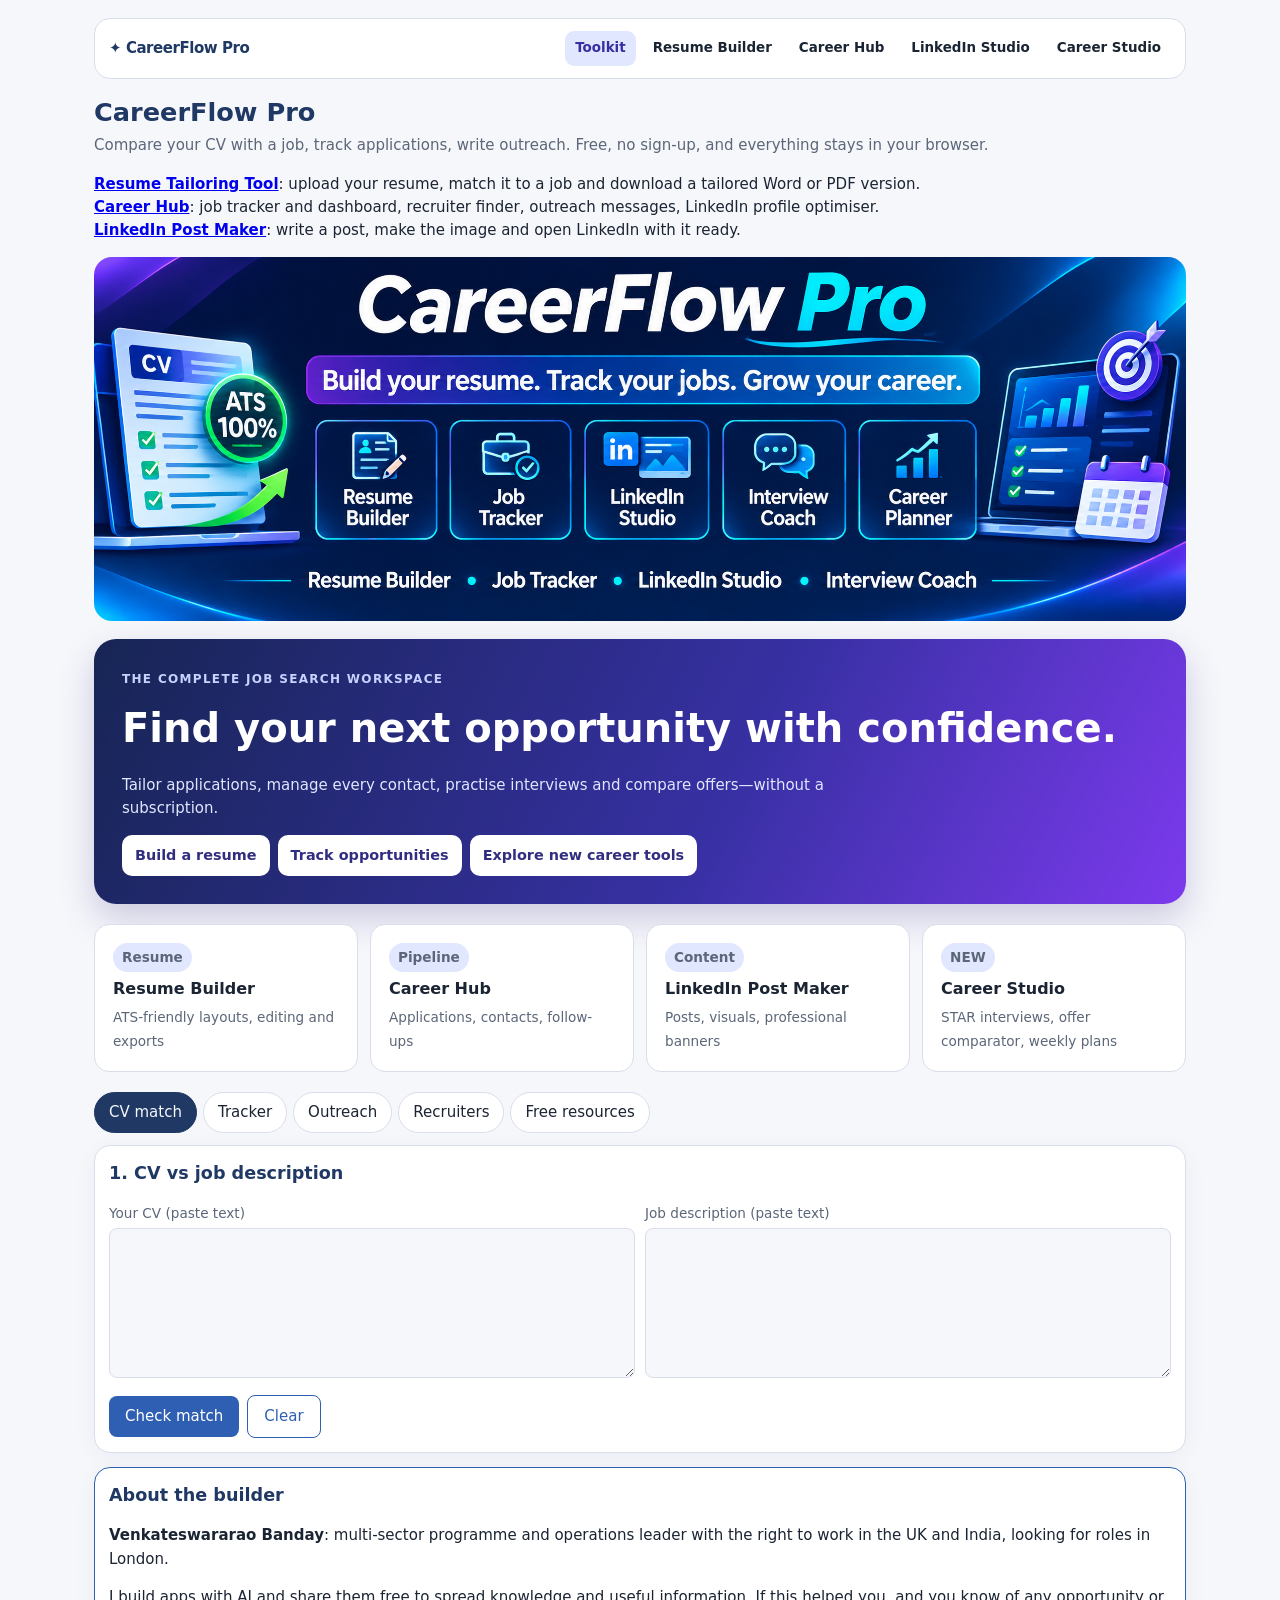
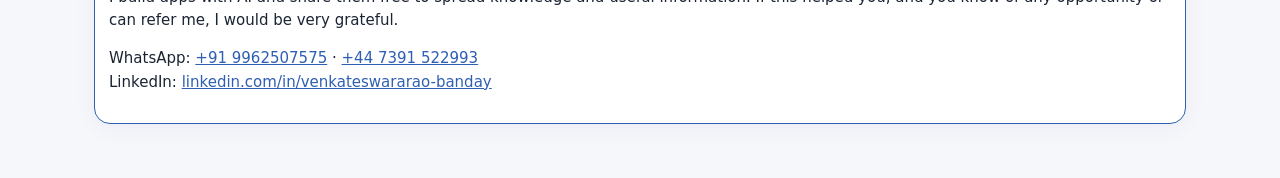
<file: index.html>
<!DOCTYPE html>
<html lang="en">
<head>
<meta charset="utf-8">
<meta name="viewport" content="width=device-width, initial-scale=1">
<title>CareerFlow Pro | Resume, Jobs, LinkedIn & Interview Studio</title>
<meta name="description" content="Free, private job search toolkit. Compare your CV with a job description, track applications, and write outreach messages. Everything stays in your browser.">
<style>
:root{--bg:#f6f7fb;--card:#fff;--tx:#1b2433;--mu:#5b6678;--bd:#d9deea;--ac:#1f3864;--ac2:#2f5fb3;--ok:#1d7a46;--bad:#b3261e;--warn:#9a6700}
@media(prefers-color-scheme:dark){:root:not([data-theme=light]){--bg:#0f1420;--card:#171e2e;--tx:#e6eaf3;--mu:#9aa6bd;--bd:#2a3550;--ac:#8fb0ee;--ac2:#6f9be8;--ok:#58c486;--bad:#ff8a80;--warn:#e3b341}}
*{box-sizing:border-box}html,body{margin:0}
body{font:15px/1.55 system-ui,-apple-system,"Segoe UI",Roboto,Arial,sans-serif;background:var(--bg);color:var(--tx);padding:env(safe-area-inset-top) 0 env(safe-area-inset-bottom)}
.wrap{max-width:900px;margin:0 auto;padding:18px 14px 40px}
h1{margin:6px 0 2px;font-size:1.6rem;color:var(--ac)}h2{font-size:1.1rem;margin:0 0 8px;color:var(--ac)}h3{font-size:.95rem;margin:14px 0 6px}
.sub{color:var(--mu);margin:0 0 14px}
nav{display:flex;gap:6px;flex-wrap:wrap;margin-bottom:12px}
nav button{border:1px solid var(--bd);background:var(--card);color:var(--tx);padding:8px 14px;border-radius:999px;cursor:pointer;font:inherit}
nav button[aria-selected=true]{background:var(--ac);color:var(--bg);border-color:var(--ac)}
.card{background:var(--card);border:1px solid var(--bd);border-radius:12px;padding:14px;margin-bottom:14px}
textarea,input,select{width:100%;font:inherit;color:var(--tx);background:var(--bg);border:1px solid var(--bd);border-radius:8px;padding:8px}
textarea{min-height:150px;resize:vertical}label{display:block;font-size:.85rem;color:var(--mu);margin:8px 0 3px}
.row{display:grid;grid-template-columns:1fr 1fr;gap:10px}@media(max-width:640px){.row{grid-template-columns:1fr}}
.btn{background:var(--ac2);color:#fff;border:0;border-radius:8px;padding:9px 16px;font:inherit;cursor:pointer;margin:10px 8px 0 0}
.btn.alt{background:transparent;color:var(--ac2);border:1px solid var(--ac2)}
.score{font-size:2.2rem;font-weight:700}.ok{color:var(--ok)}.bad{color:var(--bad)}.warn{color:var(--warn)}
.chips span{display:inline-block;margin:2px 4px 2px 0;padding:2px 9px;border-radius:999px;border:1px solid var(--bd);font-size:.82rem}
.chips.m span{border-color:var(--ok)}.chips.x span{border-color:var(--bad)}
.tw{overflow-x:auto}table{border-collapse:collapse;width:100%;font-size:.88rem}th,td{border-bottom:1px solid var(--bd);padding:6px;text-align:left;vertical-align:top}
pre{white-space:pre-wrap;background:var(--bg);border:1px solid var(--bd);border-radius:8px;padding:10px;margin:6px 0}
ul{margin:6px 0;padding-left:20px}.cols{display:grid;grid-template-columns:1fr 1fr;gap:14px}@media(max-width:640px){.cols{grid-template-columns:1fr}}
footer.card{border-color:var(--ac2)}footer a{color:var(--ac2)}
.note{font-size:.82rem;color:var(--mu)}[hidden]{display:none!important}
</style>
<link rel="stylesheet" href="studio.css"></head>
<body>
<div class="wrap">
<h1>CareerFlow Pro</h1>
<p class="sub">Compare your CV with a job, track applications, write outreach. Free, no sign-up, and everything stays in your browser.</p>
<p><a href="resume-builder.html"><b>Resume Tailoring Tool</b></a>: upload your resume, match it to a job and download a tailored Word or PDF version.<br><a href="career-hub.html"><b>Career Hub</b></a>: job tracker and dashboard, recruiter finder, outreach messages, LinkedIn profile optimiser.<br><a href="linkedin-post.html"><b>LinkedIn Post Maker</b></a>: write a post, make the image and open LinkedIn with it ready.</p>
<img src="careerflow-banner.png" alt="CareerFlow Pro career toolkit: resume, job tracking, LinkedIn, interviews and planning" style="display:block;width:100%;height:auto;border-radius:18px;margin:14px 0 18px" loading="lazy"><div class="studio-hero"><span class="studio-kicker" style="color:#c7d2fe">THE COMPLETE JOB SEARCH WORKSPACE</span><h2>Find your next opportunity with confidence.</h2><p>Tailor applications, manage every contact, practise interviews and compare offers—without a subscription.</p><div class="studio-actions"><a href="resume-builder.html">Build a resume</a><a href="career-hub.html">Track opportunities</a><a href="career-studio.html">Explore new career tools</a></div></div><div class="studio-grid" style="margin-bottom:20px"><a class="studio-tile" href="resume-builder.html"><span class="studio-pill">Resume</span><strong>Resume Builder</strong><span>ATS-friendly layouts, editing and exports</span></a><a class="studio-tile" href="career-hub.html"><span class="studio-pill">Pipeline</span><strong>Career Hub</strong><span>Applications, contacts, follow-ups</span></a><a class="studio-tile" href="linkedin-post.html"><span class="studio-pill">Content</span><strong>LinkedIn Post Maker</strong><span>Posts, visuals, professional banners</span></a><a class="studio-tile" href="career-studio.html"><span class="studio-pill">NEW</span><strong>Career Studio</strong><span>STAR interviews, offer comparator, weekly plans</span></a></div><nav role="tablist" id="tabs"></nav>

<section id="t-match" class="card">
<h2>1. CV vs job description</h2>
<div class="row"><div><label for="cv">Your CV (paste text)</label><textarea id="cv"></textarea></div>
<div><label for="jd">Job description (paste text)</label><textarea id="jd"></textarea></div></div>
<button class="btn" id="go">Check match</button><button class="btn alt" id="clr">Clear</button>
<div id="res" hidden>
<h3>Keyword match</h3><div class="score" id="sc"></div><p class="note" id="scn"></p>
<h3>Keywords from the job that your CV already has</h3><div class="chips m" id="mt"></div>
<h3>Keywords missing (add them only if they are true for you)</h3><div class="chips x" id="ms"></div>
<h3>CV health checks</h3><ul id="ck"></ul>
<p class="note">This is a keyword guide, not a real ATS score. Never add skills you do not have: employers check.</p></div>
</section>

<section id="t-track" class="card" hidden>
<h2>2. Application tracker</h2>
<div class="row"><div><label for="tc">Company</label><input id="tc"></div><div><label for="tt">Job title</label><input id="tt"></div>
<div><label for="tl">Link</label><input id="tl" placeholder="https://"></div><div><label for="ts">Status</label>
<select id="ts"><option>Found</option><option>Applied</option><option>Interview</option><option>Rejected</option><option>Offer</option></select></div></div>
<label for="tn">Notes</label><input id="tn"><button class="btn" id="add">Add</button><button class="btn alt" id="csv">Download CSV</button>
<div class="tw"><table><thead><tr><th>Date</th><th>Company</th><th>Job</th><th>Status</th><th>Notes</th><th></th></tr></thead><tbody id="rows"></tbody></table></div>
<p class="note">Saved only in this browser. Download the CSV to keep a backup or open it in Excel or Google Sheets.</p>
</section>

<section id="t-out" class="card" hidden>
<h2>3. Outreach messages</h2>
<div class="row"><div><label for="on">Your name</label><input id="on"></div><div><label for="orl">Role you want</label><input id="orl" placeholder="Senior Programme Manager"></div>
<div><label for="oc">Their name</label><input id="oc"></div><div><label for="oco">Company</label><input id="oco"></div></div>
<label for="op">One proof point (a real result)</label><input id="op" placeholder="Delivered a £620K ERP rollout that improved efficiency by 35%">
<button class="btn" id="gen">Write messages</button><div id="msgs"></div>
</section>

<section id="t-rec" class="card" hidden>
<h2>4. Should you approach recruiters?</h2>
<p><b>Yes, but be selective.</b> A few targeted messages to the right people beat hundreds of applications. Mass applying through job boards rarely works for experienced candidates: most replies come from referrals, direct contact with hiring teams and specialist recruiters.</p>
<div class="cols"><div><h3 class="ok">Worth your time</h3><ul>
<li>Specialist recruiters in your exact field and city, who already place your type of role.</li>
<li>In-house talent teams and hiring managers at companies you picked.</li>
<li>Interim and contract recruiters, if you can start quickly.</li>
<li>Former colleagues and people who share your background: ask for advice first, a job second.</li>
<li>A short, specific message with one real result and a clear ask.</li></ul></div>
<div><h3 class="bad">Waste of time or risky</h3><ul>
<li>Sending the same CV to many general agencies.</li>
<li>Anyone asking you to pay to be placed. Legitimate UK agencies are paid by employers, not by you.</li>
<li>“Job guarantee” courses: read the refund and interview conditions before you pay.</li>
<li>Recruiters who will not name the employer, or who ask for bank or ID details early.</li>
<li>Applying to roles far below your level with a CV that hides your experience.</li></ul></div></div>
<h3>A simple weekly plan</h3><ul><li>10 targeted messages (recruiters or hiring managers) and 5 tailored applications.</li><li>2 conversations with people in your field.</li><li>Update your tracker every Friday and drop channels that give no replies after 4 weeks.</li></ul>
</section>

<section id="t-res" class="card" hidden>
<h2>5. Free resources</h2>
<p class="note">Free plans change often, so check each site. Listing a site is not an endorsement.</p>
<h3>Interview videos for your role</h3>
<label for="yr">Your target role</label><input id="yr" placeholder="Senior Programme Manager"><div id="yl"></div>
<div class="cols"><div><h3>Resume and CV</h3><ul>
<li><a href="https://www.rezi.ai" target="_blank" rel="noopener">Rezi</a>: ATS-style resume builder and checker</li>
<li><a href="https://rxresu.me" target="_blank" rel="noopener">Reactive Resume</a>: free, open-source resume builder</li>
<li><a href="https://www.jobscan.co" target="_blank" rel="noopener">Jobscan</a>: compares a resume with a job description</li>
<li><a href="https://www.canva.com" target="_blank" rel="noopener">Canva</a>: resume, banner and post designs</li>
<li><a href="https://enhancv.com" target="_blank" rel="noopener">Enhancv</a>: resume templates</li></ul>
<h3>AI writing assistants</h3><ul>
<li><a href="https://claude.ai" target="_blank" rel="noopener">Claude</a>, <a href="https://chatgpt.com" target="_blank" rel="noopener">ChatGPT</a>, <a href="https://gemini.google.com" target="_blank" rel="noopener">Gemini</a>, <a href="https://www.genspark.ai" target="_blank" rel="noopener">Genspark</a></li></ul></div>
<div><h3>LinkedIn posts and profile</h3><ul>
<li>LinkedIn's own composer lets you schedule a post (clock icon)</li>
<li><a href="https://buffer.com" target="_blank" rel="noopener">Buffer</a>: scheduling, with a limited free plan</li>
<li><a href="https://www.canva.com" target="_blank" rel="noopener">Canva</a>: carousels and banners</li></ul>
<h3>Interview practice and advice</h3><ul>
<li><a href="https://grow.google/certificates/interview-warmup/" target="_blank" rel="noopener">Google Interview Warmup</a>: free practice questions</li>
<li><a href="https://nationalcareers.service.gov.uk" target="_blank" rel="noopener">National Careers Service (UK)</a>: free advice</li>
<li><a href="https://uk.indeed.com/career-advice/interviewing" target="_blank" rel="noopener">Indeed interview advice</a></li>
<li><a href="https://www.themuse.com/advice" target="_blank" rel="noopener">The Muse</a>: career advice</li></ul>
<h3>UK job sites</h3><ul>
<li><a href="https://findajob.dwp.gov.uk" target="_blank" rel="noopener">Find a job (GOV.UK)</a></li>
<li><a href="https://www.reed.co.uk" target="_blank" rel="noopener">Reed</a>, <a href="https://www.totaljobs.com" target="_blank" rel="noopener">Totaljobs</a>, <a href="https://www.cv-library.co.uk" target="_blank" rel="noopener">CV-Library</a>, <a href="https://uk.indeed.com" target="_blank" rel="noopener">Indeed</a>, <a href="https://www.linkedin.com/jobs/" target="_blank" rel="noopener">LinkedIn Jobs</a></li></ul></div></div>
</section>

<footer class="card">
<h2>About the builder</h2>
<p><b>Venkateswararao Banday</b>: multi-sector programme and operations leader with the right to work in the UK and India, looking for roles in London.</p>
<p>I build apps with AI and share them free to spread knowledge and useful information. If this helped you, and you know of any opportunity or can refer me, I would be very grateful.</p>
<p>WhatsApp: <a href="https://wa.me/919962507575">+91 9962507575</a> · <a href="https://wa.me/447391522993">+44 7391 522993</a><br>
LinkedIn: <a href="https://www.linkedin.com/in/venkateswararao-banday">linkedin.com/in/venkateswararao-banday</a></p>
</footer>
</div>
<script>
const $=s=>document.querySelector(s);
const TABS=[["match","CV match"],["track","Tracker"],["out","Outreach"],["rec","Recruiters"],["res","Free resources"]];
const nav=$("#tabs");
TABS.forEach(([id,l],i)=>{const b=document.createElement("button");b.textContent=l;b.setAttribute("role","tab");b.setAttribute("aria-selected",i==0);
 b.onclick=()=>{TABS.forEach(([k])=>$("#t-"+k).hidden=k!=id);[...nav.children].forEach(c=>c.setAttribute("aria-selected",c===b))};nav.appendChild(b)});

/* ---------- CV match ---------- */
const STOP=new Set("about above after again also been before being between both can could does each from have here into just more most must only other over same should some such than that their them then there these they this those through under until very were what when where which while will with within would your you our are and for the not but all any who has had its may per etc able work working team role job experience years skills strong good ability including new using use make across join looking candidate position company required responsibilities requirements essential desirable apply".split(" "));
const words=t=>(t.toLowerCase().replace(/programme/g,"program").replace(/[^a-z0-9+#&\/\- ]/g," ").match(/[a-z0-9][a-z0-9+#&\/\-]*/g)||[]);
function terms(jd){
 const w=words(jd),uni={},bi={},out={};
 w.forEach((x,i)=>{if(x.length>3&&!STOP.has(x))uni[x]=(uni[x]||0)+1;
  const y=w[i+1];if(y&&x.length>2&&y.length>2&&!STOP.has(x)&&!STOP.has(y)){const b=x+" "+y;bi[b]=(bi[b]||0)+1}});
 Object.entries(bi).forEach(([k,v])=>{if(v>=2)out[k]=v*2});
 Object.entries(uni).forEach(([k,v])=>{if(v>=2&&!Object.keys(out).some(b=>b.split(" ").includes(k)))out[k]=v});
 (jd.match(/\b[A-Z][A-Z0-9+#]{1,6}\b/g)||[]).forEach(a=>{const k=a.toLowerCase();if(!STOP.has(k)&&!out[k]&&k.length>1&&!["the","and","for","uk"].includes(k))out[k]=2});
 return out}
function chips(el,list){el.textContent="";list.forEach(k=>{const s=document.createElement("span");s.textContent=k;el.appendChild(s)});if(!list.length)el.textContent="None found"}
$("#go").onclick=()=>{
 const cv=$("#cv").value,jd=$("#jd").value;if(cv.trim().length<50||jd.trim().length<50){alert("Please paste both your CV and the job description.");return}
 const hay=" "+words(cv).join(" ")+" ",tm=terms(jd),keys=Object.keys(tm).sort((a,b)=>tm[b]-tm[a]);
 const m=keys.filter(k=>hay.includes(" "+k+" ")),x=keys.filter(k=>!m.includes(k));
 const tot=keys.reduce((s,k)=>s+tm[k],0),got=m.reduce((s,k)=>s+tm[k],0),p=tot?Math.round(100*got/tot):0;
 $("#res").hidden=false;const sc=$("#sc");sc.textContent=p+"%";sc.className="score "+(p>=70?"ok":p>=50?"warn":"bad");
 $("#scn").textContent=p>=70?"Strong overlap. Check that your top achievements match the main duties.":p>=50?"Reasonable. Add the genuine missing keywords where they fit your experience.":"Low overlap. Consider whether this role fits, or reword your CV with the job's own terms where true.";
 chips($("#mt"),m.slice(0,25));chips($("#ms"),x.slice(0,25));
 const wc=words(cv).length,nums=(cv.match(/\d+%|[£$€]\s?\d|\b\d{2,}\b/g)||[]).length,odd=(cv.match(/[^\x00-\x7F£€–—’‘“”•·]/g)||[]).length;
 const checks=[[/@/.test(cv),"Email address found","No email address found"],[/\+?\d[\d\s()-]{8,}/.test(cv),"Phone number found","No phone number found"],
 [wc>=350&&wc<=1000,"Length looks fine ("+wc+" words)","Length is "+wc+" words: aim for about 400 to 900 (1 to 2 pages)"],
 [/experience|employment/i.test(cv),"Experience section found","No “Experience” heading found"],[/education|qualification/i.test(cv),"Education section found","No “Education” heading found"],
 [/skills|competenc/i.test(cv),"Skills section found","No “Skills” heading found"],[nums>=8,"Good use of numbers ("+nums+" found)","Only "+nums+" numbers found: add results such as %, £ and team size"],
 [odd<10,"Few unusual characters","Many unusual characters ("+odd+"): simple text parses better in ATS"],
 [!/\b(adhe rence|efficiencie s|logistic s)\b/i.test(cv)&&!/\b[a-z]{3,} [a-z] [a-z]{3,}\b/.test(cv),"No obvious broken words","Possible broken words (for example “logistic s”). Re-export your CV from the original file"]];
 const ul=$("#ck");ul.textContent="";checks.forEach(([ok,a,b])=>{const li=document.createElement("li");li.className=ok?"ok":"bad";li.textContent=(ok?"✔ ":"✘ ")+(ok?a:b);ul.appendChild(li)})};
$("#clr").onclick=()=>{$("#cv").value="";$("#jd").value="";$("#res").hidden=true};

/* ---------- tracker ---------- */
let rows=[];try{rows=JSON.parse(localStorage.getItem("jt_rows")||"[]")}catch(e){rows=[]}
const save=()=>{try{localStorage.setItem("jt_rows",JSON.stringify(rows))}catch(e){}};
function draw(){const tb=$("#rows");tb.textContent="";rows.forEach((r,i)=>{const tr=document.createElement("tr");
 [r.d,r.c,r.t].forEach(v=>{const td=document.createElement("td");td.textContent=v||"";tr.appendChild(td)});
 const ts=document.createElement("td"),se=document.createElement("select");["Found","Applied","Interview","Rejected","Offer"].forEach(o=>{const op=document.createElement("option");op.textContent=o;se.appendChild(op)});
 se.value=r.s;se.onchange=()=>{r.s=se.value;save()};ts.appendChild(se);tr.appendChild(ts);
 const tn=document.createElement("td");tn.textContent=r.n||"";if(r.l&&/^https?:\/\//i.test(r.l)){const a=document.createElement("a");a.href=r.l;a.textContent=" link";a.target="_blank";a.rel="noopener";tn.appendChild(a)}tr.appendChild(tn);
 const td=document.createElement("td"),b=document.createElement("button");b.textContent="✕";b.title="Delete";b.className="btn alt";b.style.margin=0;b.onclick=()=>{rows.splice(i,1);save();draw()};td.appendChild(b);tr.appendChild(td);tb.appendChild(tr)})}
$("#add").onclick=()=>{if(!$("#tc").value.trim()&&!$("#tt").value.trim())return;rows.unshift({d:new Date().toISOString().slice(0,10),c:$("#tc").value.trim(),t:$("#tt").value.trim(),l:$("#tl").value.trim(),s:$("#ts").value,n:$("#tn").value.trim()});
 ["tc","tt","tl","tn"].forEach(i=>$("#"+i).value="");save();draw()};
$("#csv").onclick=()=>{const q=v=>'"'+String(v||"").replace(/"/g,'""')+'"';const t=["Date,Company,Job title,Link,Status,Notes"].concat(rows.map(r=>[r.d,r.c,r.t,r.l,r.s,r.n].map(q).join(","))).join("\n");
 const a=document.createElement("a");a.href=URL.createObjectURL(new Blob([t],{type:"text/csv"}));a.download="job-applications.csv";a.click()};
draw();

/* ---------- outreach ---------- */
const copy=t=>{if(navigator.clipboard)navigator.clipboard.writeText(t).catch(()=>{})};
$("#gen").onclick=()=>{
 const me=$("#on").value.trim()||"[Your name]",role=$("#orl").value.trim()||"[role]",to=$("#oc").value.trim()||"there",co=$("#oco").value.trim()||"your company",pf=$("#op").value.trim()||"[one real result]";
 const m=[["Message to a recruiter",`Hi ${to},\n\nI am a ${role} candidate based in London. ${pf}. I am looking for roles like this at ${co} or similar clients, and I can share my CV if you are hiring or expect to be.\n\nWould a short call be possible this week?\n\nThank you,\n${me}`],
 ["Message to a hiring manager",`Hi ${to},\n\nI saw that ${co} is hiring for ${role}. ${pf}. I would value a short conversation about what the team needs most.\n\nBest regards,\n${me}`],
 ["Connection request (under 200 characters)",`Hi ${to}, I work in ${role} and admire what ${co} is doing. I would be glad to connect and learn from your experience. ${me}`.slice(0,199)],
 ["Asking a contact for a referral",`Hi ${to},\n\nI hope you are well. I am looking for ${role} roles in London. ${pf}. If you know of anyone hiring, or could introduce me to someone at ${co}, I would be very grateful. I can send a short summary to forward.\n\nThank you,\n${me}`]];
 const box=$("#msgs");box.textContent="";m.forEach(([h,b])=>{const e=document.createElement("h3");e.textContent=h;const p=document.createElement("pre");p.textContent=b;const c=document.createElement("button");c.className="btn alt";c.textContent="Copy";c.style.margin="0 0 8px";c.onclick=()=>copy(b);box.append(e,p,c)})};
function yl(){const r=$("#yr").value.trim()||"programme manager",b=$("#yl");b.textContent="";[[r+" interview questions and answers"],["behavioural interview STAR method examples"],["how to answer tell me about yourself "+r],["salary negotiation UK"]].forEach(([q])=>{const a=document.createElement("a");a.href="https://www.youtube.com/results?search_query="+encodeURIComponent(q);a.target="_blank";a.rel="noopener";a.textContent="▶ "+q;const d=document.createElement("div");d.appendChild(a);b.appendChild(d)})}
$("#yr").oninput=yl;yl();
</script>
<script src="studio-nav.js" defer></script></body>
</html>
</file>
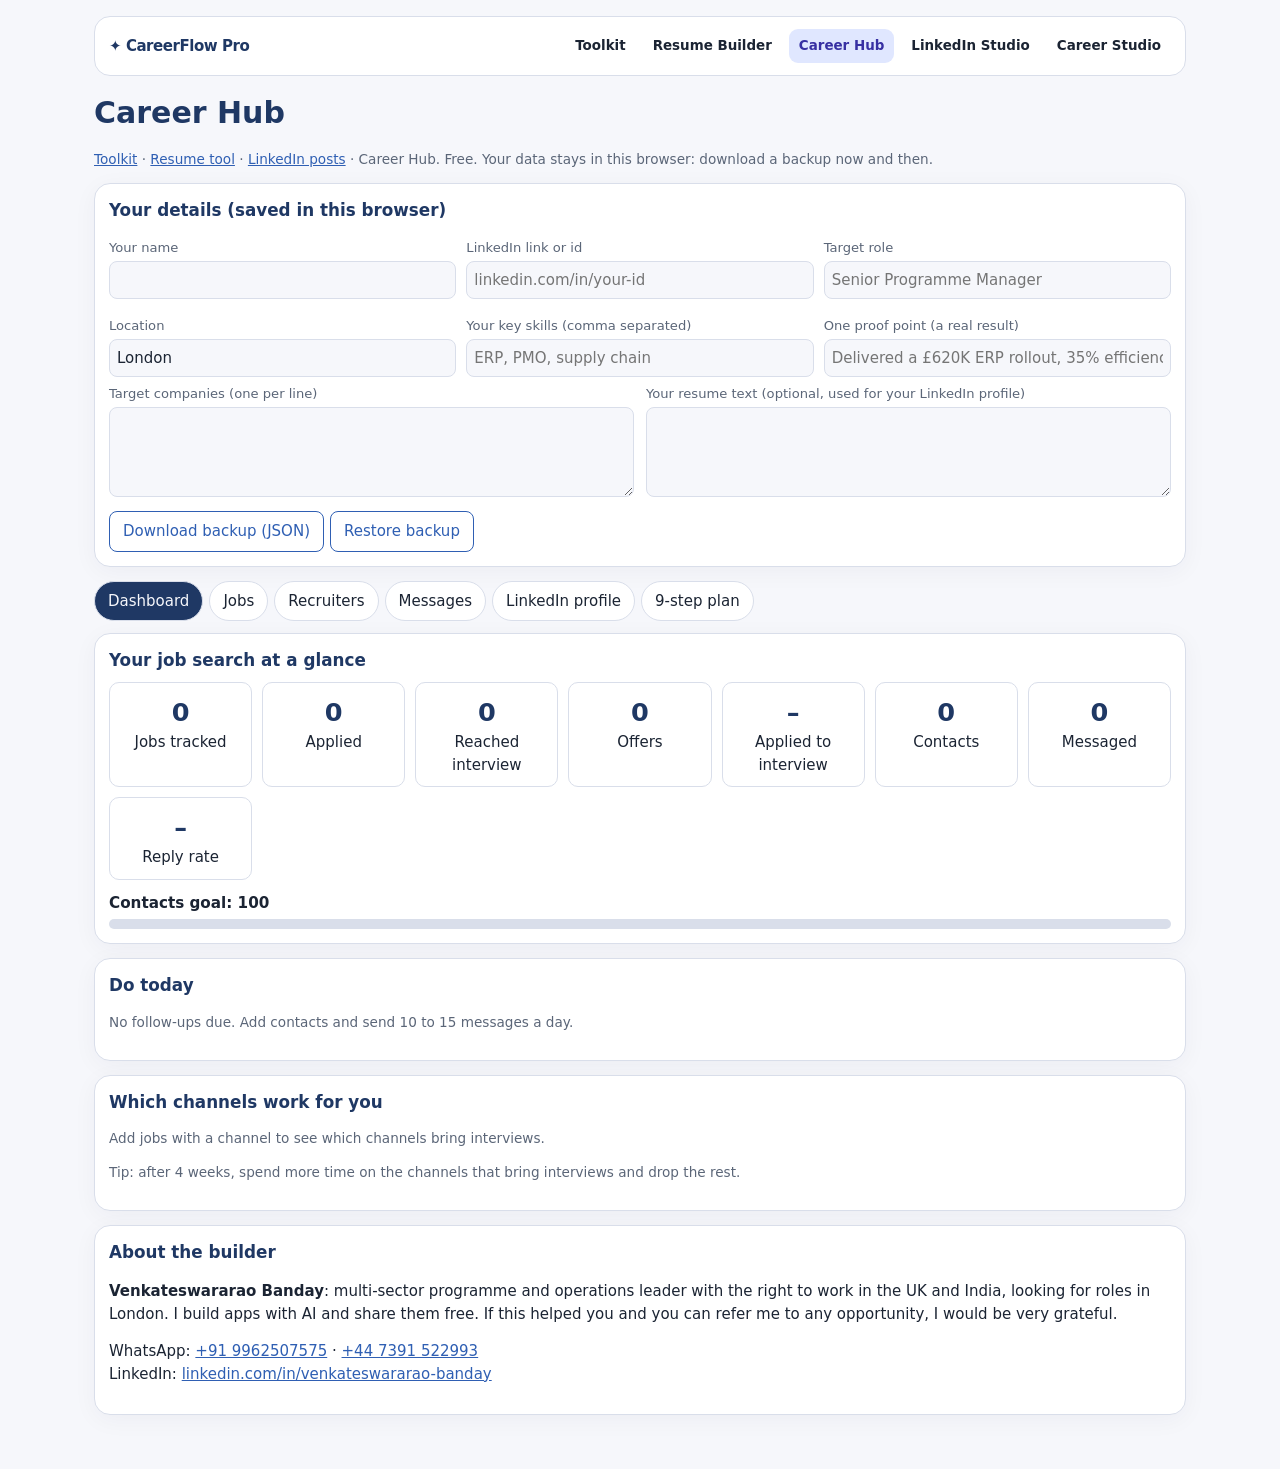
<file: career-hub.html>
<!DOCTYPE html>
<html lang="en"><head><meta charset="utf-8"><meta name="viewport" content="width=device-width,initial-scale=1">
<title>Free Career Hub: job tracker, recruiter finder, LinkedIn profile</title>
<style>
:root{--bg:#f6f7fb;--cd:#fff;--tx:#1b2433;--mu:#5b6678;--bd:#d9deea;--ac:#1f3864;--a2:#2f5fb3;--ok:#1d7a46;--bad:#b3261e}
@media(prefers-color-scheme:dark){:root{--bg:#0f1420;--cd:#171e2e;--tx:#e6eaf3;--mu:#9aa6bd;--bd:#2a3550;--ac:#8fb0ee;--a2:#6f9be8;--ok:#58c486;--bad:#ff8a80}}
*{box-sizing:border-box}body{margin:0;font:15px/1.5 system-ui,Arial,sans-serif;background:var(--bg);color:var(--tx)}
.w{max-width:1000px;margin:0 auto;padding:16px 14px 40px}h1{color:var(--ac);margin:6px 0}h2{font-size:1.05rem;color:var(--ac);margin:0 0 8px}h3{font-size:.95rem;margin:12px 0 4px}a{color:var(--a2)}
.c{background:var(--cd);border:1px solid var(--bd);border-radius:12px;padding:14px;margin-bottom:14px}
textarea,input,select{width:100%;font:inherit;color:var(--tx);background:var(--bg);border:1px solid var(--bd);border-radius:8px;padding:7px}textarea{min-height:90px}
label{display:block;font-size:.82rem;color:var(--mu);margin:7px 0 3px}button,.b{background:var(--a2);color:#fff;border:0;border-radius:8px;padding:8px 13px;margin:8px 6px 0 0;font:inherit;cursor:pointer;display:inline-block}button.o,.b.o{background:transparent;color:var(--a2);border:1px solid var(--a2)}
.n{font-size:.85rem;color:var(--mu)}.g{display:grid;grid-template-columns:repeat(3,1fr);gap:10px}.g2{display:grid;grid-template-columns:1fr 1fr;gap:12px}@media(max-width:700px){.g,.g2{grid-template-columns:1fr}}
nav{display:flex;gap:6px;flex-wrap:wrap;margin-bottom:12px}nav button{margin:0;border-radius:999px;background:var(--cd);color:var(--tx);border:1px solid var(--bd)}nav button[aria-selected=true]{background:var(--ac);color:var(--bg)}
.st{display:grid;grid-template-columns:repeat(auto-fit,minmax(130px,1fr));gap:10px}.sc{border:1px solid var(--bd);border-radius:10px;padding:10px;text-align:center}.sc b{display:block;font-size:1.6rem;color:var(--ac)}
.kb{display:flex;gap:10px;overflow-x:auto;padding-bottom:8px}.col{min-width:200px;flex:1;background:var(--bg);border:1px solid var(--bd);border-radius:10px;padding:8px}.col h3{margin:0 0 6px}.cd{background:var(--cd);border:1px solid var(--bd);border-radius:8px;padding:8px;margin:6px 0;font-size:.85rem}.cd input{padding:3px;margin:2px 0;font-size:.8rem}
.tw{overflow-x:auto}table{border-collapse:collapse;width:100%;font-size:.85rem}th,td{border-bottom:1px solid var(--bd);padding:5px;text-align:left;vertical-align:top}.due{color:var(--bad);font-weight:600}.ok{color:var(--ok)}
pre{white-space:pre-wrap;background:var(--bg);border:1px solid var(--bd);border-radius:8px;padding:9px;margin:6px 0;font:inherit}.bar{height:10px;background:var(--bd);border-radius:6px;overflow:hidden}.bar i{display:block;height:100%;background:var(--a2)}
</style><link rel="stylesheet" href="studio.css"></head><body><div class="w">
<h1>Career Hub</h1>
<p class="n"><a href="index.html">Toolkit</a> · <a href="resume-builder.html">Resume tool</a> · <a href="linkedin-post.html">LinkedIn posts</a> · Career Hub. Free. Your data stays in this browser: download a backup now and then.</p>

<div class="c"><h2>Your details (saved in this browser)</h2>
<div class="g"><div><label for="p_name">Your name</label><input id="p_name"></div><div><label for="p_li">LinkedIn link or id</label><input id="p_li" placeholder="linkedin.com/in/your-id"></div><div><label for="p_role">Target role</label><input id="p_role" placeholder="Senior Programme Manager"></div>
<div><label for="p_loc">Location</label><input id="p_loc" placeholder="London"></div><div><label for="p_kw">Your key skills (comma separated)</label><input id="p_kw" placeholder="ERP, PMO, supply chain"></div><div><label for="p_proof">One proof point (a real result)</label><input id="p_proof" placeholder="Delivered a £620K ERP rollout, 35% efficiency gain"></div></div>
<div class="g2"><div><label for="p_co">Target companies (one per line)</label><textarea id="p_co"></textarea></div><div><label for="p_rs">Your resume text (optional, used for your LinkedIn profile)</label><textarea id="p_rs"></textarea></div></div>
<button id="bk" class="o">Download backup (JSON)</button><label class="b o" for="rst" style="margin:8px 6px 0 0">Restore backup</label><input type="file" id="rst" accept=".json" hidden></div>

<nav id="tabs"></nav><div id="view"></div>

<div class="c"><h2>About the builder</h2>
<p><b>Venkateswararao Banday</b>: multi-sector programme and operations leader with the right to work in the UK and India, looking for roles in London. I build apps with AI and share them free. If this helped you and you can refer me to any opportunity, I would be very grateful.</p>
<p>WhatsApp: <a href="https://wa.me/919962507575">+91 9962507575</a> · <a href="https://wa.me/447391522993">+44 7391 522993</a><br>LinkedIn: <a href="https://www.linkedin.com/in/venkateswararao-banday">linkedin.com/in/venkateswararao-banday</a></p></div>
</div>
<script>
/*C*/
const $=s=>document.querySelector(s),e2=encodeURIComponent,TODAY=()=>new Date().toISOString().slice(0,10),addD=(d,n)=>{const x=new Date(d);x.setDate(x.getDate()+n);return x.toISOString().slice(0,10)};
const STG=["Saved","Applied","Recruiter contacted","Interview","Second interview","Offer","Rejected"],CST=["To contact","Messaged","Replied","Call booked","Referred","Closed"],CH=["LinkedIn","Reed","Indeed","Totaljobs","Referral","Recruiter","Company site","Other"];
const handle=v=>{v=(v||"").trim();const m=v.match(/linkedin\.com\/in\/([^\/?#\s]+)/i);return m?decodeURIComponent(m[1]):/^[\w%.-]{3,100}$/.test(v)?v:""};
const list=a=>a.length<2?a.join(""):a.slice(0,-1).join(", ")+" and "+a[a.length-1];
const SKL="program management,project management,pmo,agile,scrum,prince2,pmp,six sigma,lean,sap,oracle,erp,wms,sql,python,power bi,tableau,excel,jira,azure,aws,procurement,vendor management,contract negotiation,supply chain,logistics,warehouse,inventory management,risk management,change management,stakeholder management,governance,budget management,data analysis,automation,continuous improvement,digital transformation,operations management,leadership,negotiation,customer service,sales,marketing,finance,accounting,recruitment,engineering,software development,cloud,cybersecurity".split(",");
const nice=k=>k.split(" ").map(w=>["pmo","erp","sap","wms","sql","aws","pmp","prince2"].includes(w)?w.toUpperCase():w=="program"?"Programme":w[0].toUpperCase()+w.slice(1)).join(" ");
const PERS=/personal (real estate|equity|portfolio)|rental propert|equity trading|tax filing|spouse|children/i;
function facts(rs,kw){const L=rs.split(/\r?\n/).map(x=>x.replace(/^[•\-*·▪●]\s*/,"").trim()).filter(x=>x.length>40&&x.length<260&&/\d/.test(x)&&!PERS.test(x)),
 sc=x=>(/%/.test(x)?3:0)+(/£|Rs\.|GBP/.test(x)?2:0)+(/^(Led|Directed|Delivered|Built|Reduced|Achieved|Established|Managed|Negotiated|Redesigned|Implemented)/.test(x)?2:0),
 ach=L.map(x=>[x,sc(x)]).sort((a,b)=>b[1]-a[1]).slice(0,4).map(q=>q[0].length>200?q[0].slice(0,q[0].lastIndexOf(",",200)>60?q[0].lastIndexOf(",",200):200):q[0].replace(/\.$/,""));
 const low=(rs||"").toLowerCase().replace(/-/g," "),found=SKL.filter(k=>low.includes(k.replace("program","programme"))||low.includes(k)),user=(kw||"").split(",").map(x=>x.trim()).filter(Boolean).map(k=>k===k.toLowerCase()?nice(k):k),skills=[...new Set([...user,...found.map(nice)])],
 ym=[...rs.matchAll(/(\d{2})(\+?)\s*years/gi)].map(x=>[+x[1],x[2]]).sort((a,b)=>b[0]-a[0])[0],ye=[...rs.matchAll(/\b(19[89]\d|20[0-2]\d)\b/g)].map(x=>+x[1]),yd=ye.length&&new Date().getFullYear()-Math.min(...ye)>=10?Math.floor((new Date().getFullYear()-Math.min(...ye))/5)*5:0,y=Math.max(ym?ym[0]:0,yd)?Math.max(ym?ym[0]:0,yd)+"+":"",
 nug=(rs.match(/\b\d+\+?\s*(concurrent\s+)?(programmes?|projects?|countries|stakeholders|sites|containers)\b/i)||[""])[0];
 return{ach,skills,y,nug}}
function profile(p){const f=facts(p.rs||"",p.kw),role=p.role||"Professional",loc=p.loc||"London",k=f.skills.slice(0,3),ks=k.join(" · ");
 const heads=[`${role} | ${ks}${f.nug?" | "+f.nug+" delivered":""} | Open to roles in ${loc}`,`${role} | ${f.y?f.y+" years":"Experienced"} in ${list(k.slice(0,2))||"my field"} | ${loc}`,`${ks} | ${role} | Open to opportunities in ${loc}`].map(x=>x.replace(/\s+\|\s+\|/g," |"));
 const about=[`${role}${f.y?" with "+f.y+" years of experience":""} in ${list(k)||"my field"}. I help organisations turn plans into measurable delivery.`,f.ach.length?"Selected results:\n"+f.ach.slice(0,3).map(x=>"• "+x).join("\n"):(p.proof?"Selected result:\n• "+p.proof:""),f.skills.length?"Core strengths: "+f.skills.slice(0,10).join(", ")+".":"",`I am open to ${role} roles in ${loc}. If you are hiring, or can introduce me to someone who is, please message me.`].filter(Boolean).join("\n\n");
 return{heads,about,skills:f.skills.slice(0,30).join(", "),ach:f.ach}}
function msgs(p){const role=p.role||"[role]",loc=p.loc||"London",f=facts(p.rs||"",p.kw),pr=p.proof||(f.ach[0]||"[one real result]"),me=p.name||"[Your name]",k=f.skills.slice(0,2);
 return[["1. Connection request to a recruiter (under 200 characters)",`Hi [Name], I'm a ${role} based in ${loc}${k.length?" with experience in "+list(k):""}. I'd value connecting and hearing which roles you are recruiting for.`.slice(0,199)],
 ["2. Message once they accept",`Hi [Name], thank you for connecting.\n\nI'm exploring ${role} roles in ${loc}. ${pr}.\n\nIf you are recruiting for similar positions, I'd be glad to send my CV. Could we have a 10-minute call this week?\n\nThank you,\n${me}`],
 ["3. To a hiring manager at a target company",`Hi [Name], I follow [Company]'s work on [project or area] and I'm interested in ${role} roles there. ${pr}.\n\nWould you be open to a 15-minute conversation about what your team needs most? I'd value your advice even if there is no vacancy now.\n\nBest regards,\n${me}`],
 ["4. Asking a 2nd-degree connection for an introduction",`Hi [Name], I hope you are well. I'm looking for ${role} roles at [Company], where I see you know [Person]. Would you be comfortable introducing me? I can send a two-line summary you can forward.\n\nThank you,\n${me}`],
 ["5. Follow-up after 7 days",`Hi [Name], I wanted to follow up on my message last week. I'm still very interested in ${role} opportunities and happy to share my CV. Is there a good time for a short call?\n\nThank you,\n${me}`],
 ["6. Final follow-up after 14 days",`Hi [Name], one last note from me. If ${role} roles aren't a fit right now, I'd be grateful if you could keep me in mind or point me to someone who is hiring. Thank you for your time.\n\n${me}`],
 ["7. Thank you after a call",`Hi [Name], thank you for speaking with me today. It was helpful to learn about [specific detail]. As discussed, I've attached my CV. Please let me know if you need anything else.\n\nBest regards,\n${me}`],
 ["8. Asking for advice (warm and low pressure)",`Hi [Name], I admire your career in [area]. I'm moving into ${role} roles in ${loc} and would value 15 minutes of your advice on what employers look for. I'm happy to work around your schedule.\n\nThank you,\n${me}`]]}
const STEPS=[["Define your personal brand and unique narrative","Write one sentence on who you help and the results you deliver. The LinkedIn profile tab drafts it from your resume.","prof"],
["Optimise your LinkedIn profile for recruiter searches","Put your target role and key skills in your headline, add keywords to About and Skills, set your location, and turn on Open to Work for recruiters only.","prof"],
["Find a list of 100 contacts","Use the finder links to find recruiters, hiring managers and 2nd-degree connections, then add them to the contact list.","rec"],
["Get contact details the right way","Message on LinkedIn first. If you need an email, check the company careers page or the person's public profile. Never buy or scrape lists, and follow UK GDPR.","rec"],
["Send outreach and chase every 7 days","Send message 1 or 2, and follow up after 7 and 14 days. The contact list shows who is due.","msg"],
["Rewrite your CV and cover letter to match your profile","Tailor your CV and letter to each role so they match your LinkedIn story.","https://resume-builder.html"],
["Make warm applications only","Apply when you have messaged the recruiter or someone inside the company. Warm applications usually get more replies than cold ones.","jobs"],
["Prepare model answers that reference your network","Use the interview preparation in the resume tool, and mention people and advice from your outreach where it helps.","https://resume-builder.html"],
["Test your answers to turn interviews into offers","Practise out loud and watch free interview videos for your role.","https://index.html"]];
/*E*/
let S={p:{name:"",li:"",role:"",loc:"London",kw:"",proof:"",co:"",rs:""},jobs:[],cons:[],plan:{}};
try{const x=JSON.parse(localStorage.getItem("ch")||"{}");S={...S,...x,p:{...S.p,...(x.p||{})}}}catch(e){}
const save=()=>{try{localStorage.setItem("ch",JSON.stringify(S))}catch(e){}};
const el=(t,p={},...k)=>{const x=document.createElement(t);Object.entries(p).forEach(([a,v])=>{if(a=="on")Object.entries(v).forEach(([q,f])=>x.addEventListener(q,f));else if(a=="s")x.style.cssText=v;else if(a in x)x[a]=v;else x.setAttribute(a,v)});k.flat().forEach(c=>x.append(c));return x};
const dl=(b,n)=>{const a=el("a",{href:URL.createObjectURL(b),download:n});a.click()},cp=async t=>{try{await navigator.clipboard.writeText(t);return 1}catch(e){alert("Copy failed. Select the text and copy it.")}};
const csv=(h,r)=>[h.join(",")].concat(r.map(x=>x.map(v=>'"'+String(v||"").replace(/"/g,'""')+'"').join(","))).join("\n");
["name","li","role","loc","kw","proof","co","rs"].forEach(k=>{const i=$("#p_"+k);i.value=S.p[k]||"";i.oninput=()=>{S.p[k]=i.value;save()}});
$("#bk").onclick=()=>dl(new Blob([JSON.stringify(S,null,1)],{type:"application/json"}),"career-hub-backup-"+TODAY()+".json");
$("#rst").onchange=async e=>{const f=e.target.files[0];if(!f)return;try{const x=JSON.parse(await f.text());if(!x.p||!Array.isArray(x.jobs))throw 0;if(!confirm("Replace the data in this browser with the backup?"))return;S={...S,...x,p:{...S.p,...x.p}};save();location.reload()}catch(err){alert("That file is not a Career Hub backup.")}};
const TABS=[["dash","Dashboard"],["jobs","Jobs"],["rec","Recruiters"],["msg","Messages"],["prof","LinkedIn profile"],["plan","9-step plan"]],V=$("#view"),nav=$("#tabs");let cur="dash";
function go(id){cur=id;[...nav.children].forEach((b,i)=>b.setAttribute("aria-selected",TABS[i][0]==id));V.textContent="";({dash,jobs,rec,msg,prof,plan})[id]()}
TABS.forEach(([id,l])=>nav.appendChild(el("button",{textContent:l,on:{click:()=>go(id)}})));
const card=(h,...k)=>{const c=el("div",{className:"c"},el("h2",{textContent:h}),...k);V.appendChild(c);return c};
function dash(){const J=S.jobs,C=S.cons,t=TODAY(),ap=J.filter(j=>(j.mx||0)>=1).length,iv=J.filter(j=>(j.mx||0)>=3).length,of=J.filter(j=>(j.mx||0)>=5).length,ms=C.filter(c=>c.s>=1).length,rp=C.filter(c=>c.s>=2).length,pc=(a,b)=>b?Math.round(100*a/b)+"%":"–";
 const sc=(n,l)=>el("div",{className:"sc"},el("b",{textContent:n}),l);
 card("Your job search at a glance",el("div",{className:"st"},sc(J.length,"Jobs tracked"),sc(ap,"Applied"),sc(iv,"Reached interview"),sc(of,"Offers"),sc(pc(iv,ap),"Applied to interview"),sc(C.length,"Contacts"),sc(ms,"Messaged"),sc(pc(rp,ms),"Reply rate")),
  el("h3",{textContent:"Contacts goal: 100"}),el("div",{className:"bar"},el("i",{s:"width:"+Math.min(100,C.length)+"%"})));
 const fu=[...C.filter(c=>c.s==1&&c.next&&c.next<=t).map(c=>"Message follow-up: "+c.n+" ("+c.c+")"),...J.filter(j=>j.fu&&j.fu<=t&&j.s<5).map(j=>"Job follow-up: "+j.t+" at "+j.c)],up=J.filter(j=>j.iv&&j.iv>=t).sort((a,b)=>a.iv>b.iv?1:-1).map(j=>j.iv+": interview for "+j.t+" at "+j.c);
 card("Do today",fu.length?el("ul",{},fu.map(x=>el("li",{className:"due",textContent:x}))):el("p",{className:"n",textContent:"No follow-ups due. Add contacts and send 10 to 15 messages a day."}),up.length?el("div",{},el("h3",{textContent:"Upcoming interviews"}),el("ul",{},up.map(x=>el("li",{textContent:x})))):"");
 const by={};J.forEach(j=>{const k=j.ch||"Other";by[k]=by[k]||[0,0];by[k][0]++;if((j.mx||0)>=3)by[k][1]++});
 card("Which channels work for you",Object.keys(by).length?el("div",{className:"tw"},el("table",{},el("tr",{},["Channel","Jobs","Interviews"].map(x=>el("th",{textContent:x}))),Object.entries(by).sort((a,b)=>b[1][1]-a[1][1]).map(([k,v])=>el("tr",{},[k,v[0],v[1]].map(x=>el("td",{textContent:x})))))):el("p",{className:"n",textContent:"Add jobs with a channel to see which channels bring interviews."}),
  el("p",{className:"n",textContent:"Tip: after 4 weeks, spend more time on the channels that bring interviews and drop the rest."}))}
function jobs(){const f=card("Add a job",el("div",{className:"g"},...[["t","Job title"],["c","Company"],["l","Link"]].map(([k,l])=>el("div",{},el("label",{textContent:l}),el("input",{id:"j_"+k}))),el("div",{},el("label",{textContent:"Channel"}),el("select",{id:"j_ch"},CH.map(x=>el("option",{textContent:x})))),el("div",{},el("label",{textContent:"Stage"}),el("select",{id:"j_s"},STG.map((x,i)=>el("option",{value:i,textContent:x})))),el("div",{},el("label",{textContent:"Notes"}),el("input",{id:"j_n"}))),
  el("button",{textContent:"Add job",on:{click:()=>{const t=$("#j_t").value.trim(),c=$("#j_c").value.trim();if(!t&&!c)return;const s=+$("#j_s").value;S.jobs.push({id:Date.now(),t,c,l:$("#j_l").value.trim(),ch:$("#j_ch").value,s,mx:s<6?s:0,n:$("#j_n").value.trim(),d:TODAY()});save();go("jobs")}}}),
  el("button",{className:"o",textContent:"Download CSV",on:{click:()=>dl(new Blob([csv(["Title","Company","Link","Channel","Stage","Interview date","Follow-up date","Notes"],S.jobs.map(j=>[j.t,j.c,j.l,j.ch,STG[j.s],j.iv,j.fu,j.n]))],{type:"text/csv"}),"jobs.csv")}}));
 const kb=el("div",{className:"kb"});STG.forEach((st,si)=>{const col=el("div",{className:"col"},el("h3",{textContent:st+" ("+S.jobs.filter(j=>j.s==si).length+")"}));
  S.jobs.filter(j=>j.s==si).forEach(j=>{const mv=d=>()=>{j.s=Math.max(0,Math.min(6,j.s+d));if(j.s<6)j.mx=Math.max(j.mx||0,j.s);save();go("jobs")},due=j.fu&&j.fu<=TODAY()&&j.s<5;
   col.appendChild(el("div",{className:"cd"},el("b",{textContent:j.t||"(no title)"}),el("div",{textContent:j.c+" · "+j.ch}),j.l&&/^https?:/i.test(j.l)?el("a",{href:j.l,target:"_blank",rel:"noopener",textContent:"open link"}):"",
    el("label",{textContent:"Interview date"}),el("input",{type:"date",value:j.iv||"",on:{change:e=>{j.iv=e.target.value;save()}}}),el("label",{textContent:"Follow-up date"+(due?" (due)":"")}),el("input",{type:"date",value:j.fu||"",on:{change:e=>{j.fu=e.target.value;save()}}}),
    el("input",{value:j.n||"",placeholder:"Notes",on:{change:e=>{j.n=e.target.value;save()}}}),el("button",{className:"o",textContent:"◀",on:{click:mv(-1)}}),el("button",{className:"o",textContent:"▶",on:{click:mv(1)}}),el("button",{className:"o",textContent:"✕",on:{click:()=>{S.jobs=S.jobs.filter(x=>x!==j);save();go("jobs")}}})))});kb.appendChild(col)});
 card("Your pipeline",kb)}
function rec(){const p=S.p,role=p.role||"programme manager",loc=p.loc||"London",kw0=(p.kw||"").split(",")[0].trim(),LI="https://www.linkedin.com/search/results/people/?keywords=",G="https://www.google.com/search?q=";
 const L=[["Recruiters hiring for "+role,LI+e2("recruiter "+role+" "+loc)],["Recruitment consultants: "+(kw0||role),LI+e2("recruitment consultant "+(kw0||role)+" "+loc)],["Hiring managers (heads and directors)",LI+e2("head of "+role+" "+loc)],["Open jobs for "+role,"https://www.linkedin.com/jobs/search/?keywords="+e2(role)+"&location="+e2(loc)],["Google: recruiter profiles",G+e2('site:linkedin.com/in ("recruiter" OR "talent acquisition") "'+role+'" '+loc)]];
 (p.co||"").split("\n").map(x=>x.trim()).filter(Boolean).forEach(c=>L.push([c+": recruiters and talent acquisition",LI+e2("talent acquisition "+c)],[c+": likely hiring managers",LI+e2(role+" "+c)],[c+": 2nd-degree connections (ask for an introduction)",LI+e2(c)+"&network="+e2('["S"]')],[c+": Google search",G+e2('site:linkedin.com/in ("recruiter" OR "talent acquisition") "'+c+'"')]));
 const h=handle(p.li);card("Find recruiters and hiring managers",el("p",{className:"n",textContent:(h?"Your LinkedIn id: "+h+". ":"Add your LinkedIn link above. ")+"These links open searches on LinkedIn and Google. Log in to LinkedIn, open a profile, then send a connection request with a short note (see Messages). Add target companies above for company-specific links."}),el("ul",{},L.map(([t,u])=>el("li",{},el("a",{href:u,target:"_blank",rel:"noopener",textContent:t})))),
  el("p",{className:"n",textContent:"LinkedIn limits how many connection requests you can send each week, so send about 10 to 15 a day. This tool does not scrape or automate LinkedIn, which protects your account."}),
  el("p",{className:"n"},"Need an email? Message on LinkedIn first, or check the company careers page. Tools such as ",el("a",{href:"https://hunter.io",target:"_blank",rel:"noopener",textContent:"Hunter"})," and ",el("a",{href:"https://apollo.io",target:"_blank",rel:"noopener",textContent:"Apollo"})," have free tiers; check their terms and UK GDPR, and never buy or scrape lists."));
 card("Add contacts",el("div",{className:"g"},...[["n","Name"],["c","Company"],["r","Their role"],["l","LinkedIn link"]].map(([k,l])=>el("div",{},el("label",{textContent:l}),el("input",{id:"c_"+k})))),el("button",{textContent:"Add contact",on:{click:()=>{const n=$("#c_n").value.trim();if(!n)return;S.cons.push({id:Date.now(),n,c:$("#c_c").value.trim(),r:$("#c_r").value.trim(),l:$("#c_l").value.trim(),s:0,last:"",next:"",f:0});save();go("rec")}}}),
  el("label",{textContent:"Or paste many (one per line: Name | Company | link, or just LinkedIn links)"}),el("textarea",{id:"c_bulk"}),el("button",{className:"o",textContent:"Add all",on:{click:()=>{$("#c_bulk").value.split("\n").map(x=>x.trim()).filter(Boolean).forEach(x=>{const q=x.split("|").map(y=>y.trim()),u=q.find(y=>/linkedin\.com/i.test(y))||"",nm=q[0]&&!/linkedin\.com/i.test(q[0])?q[0]:(handle(u)||"").replace(/-\w{5,}$/,"").replace(/-/g," ");S.cons.push({id:Date.now()+Math.random(),n:nm||x,c:q[1]&&!/linkedin\.com/i.test(q[1])?q[1]:"",r:"",l:u,s:0,last:"",next:"",f:0})});save();go("rec")}}}));
 const tb=el("table",{},el("tr",{},["Name","Company","Status","Last","Next follow-up","Actions"].map(x=>el("th",{textContent:x}))));
 S.cons.forEach(c=>{const due=c.s==1&&c.next&&c.next<=TODAY();tb.appendChild(el("tr",{},el("td",{},c.l&&/^https?:/i.test(c.l)?el("a",{href:c.l,target:"_blank",rel:"noopener",textContent:c.n}):c.n),el("td",{textContent:c.c+(c.r?" · "+c.r:"")}),
  el("td",{},el("select",{on:{change:e=>{c.s=+e.target.value;save();go("rec")}}},CST.map((x,i)=>el("option",{value:i,textContent:x,selected:i==c.s})))),el("td",{textContent:c.last||""}),el("td",{className:due?"due":"",textContent:(c.next||"")+(due?" (due)":"")}),
  el("td",{},el("button",{className:"o",textContent:"Messaged",on:{click:()=>{c.s=Math.max(c.s,1);c.last=TODAY();c.next=addD(TODAY(),7);c.f=(c.f||0)+(c.s>=1&&c.last?0:0);save();go("rec")}}}),el("button",{className:"o",textContent:"✕",on:{click:()=>{S.cons=S.cons.filter(x=>x!==c);save();go("rec")}}}))))});
 card("Your contacts ("+S.cons.length+" of 100)",el("div",{className:"bar"},el("i",{s:"width:"+Math.min(100,S.cons.length)+"%"})),el("div",{className:"tw"},tb),el("button",{className:"o",textContent:"Download CSV",on:{click:()=>dl(new Blob([csv(["Name","Company","Role","Link","Status","Last contacted","Next follow-up"],S.cons.map(c=>[c.n,c.c,c.r,c.l,CST[c.s],c.last,c.next]))],{type:"text/csv"}),"contacts.csv")}}))}
function msg(){card("Messages you can send",el("p",{className:"n",textContent:"Replace the [brackets]. Keep each message short, specific and polite, and follow up after 7 and 14 days. Never paste the same message to hundreds of people."}),msgs(S.p).map(([t,b])=>el("div",{},el("h3",{textContent:t}),el("pre",{textContent:b}),el("button",{className:"o",textContent:"Copy",on:{click:()=>cp(b)}}))))}
function prof(){const P=profile(S.p),ta=(id,v,h)=>el("textarea",{id,value:v,s:"min-height:"+h+"px"});
 card("LinkedIn profile optimiser",el("p",{className:"n",textContent:"Drafts built only from your details and resume text above. Paste your resume in the details box for a stronger result, then edit anything that is not true or does not sound like you."}));
 card("1. Headline (max 220 characters)",P.heads.map(h=>el("div",{},el("pre",{textContent:h}),el("span",{className:"n",textContent:h.length+" characters "}),el("button",{className:"o",textContent:"Copy",on:{click:()=>cp(h)}}))));
 card("2. About section",ta("pa",P.about,230),el("button",{className:"o",textContent:"Copy",on:{click:()=>cp($("#pa").value)}}),el("p",{className:"n",textContent:"The first two lines show before “see more”, so make them clear. Add a Featured item (your CV or a project)."}));
 card("3. Skills to add (pin your top 3)",ta("ps",P.skills,70),el("button",{className:"o",textContent:"Copy",on:{click:()=>cp($("#ps").value)}}));
 card("4. Experience bullets from your resume",P.ach.length?el("ul",{},P.ach.map(x=>el("li",{textContent:x}))):el("p",{className:"n",textContent:"Paste your resume text above to see bullets."}));
 card("5. Recruiter-search checklist",["Custom URL like linkedin.com/in/your-name","Professional photo and a banner (make one in the LinkedIn posts tool)","Headline with your target role and 2 or 3 key skills","Location set to your target city","Open to Work turned on for recruiters only","About: clear first two lines, results with numbers, call to action","Experience bullets with results and keywords from target job descriptions","Skills section filled, top 3 pinned","Certifications added under Licenses and certifications","Ask 3 colleagues for recommendations","Post or comment about once a week"].map((t,i)=>el("label",{s:"color:var(--tx);font-size:.9rem"},el("input",{type:"checkbox",s:"width:auto",checked:!!S.plan["pf"+i],on:{change:e=>{S.plan["pf"+i]=e.target.checked;save()}}})," "+t)),el("p",{},el("a",{href:"linkedin-post.html#banner",textContent:"Make a LinkedIn banner and posts"})));
 card("6. AI polish (optional)",el("p",{className:"n",textContent:"For smoother wording, copy this prompt into any AI chat (Claude, ChatGPT, Gemini). It tells the AI to use only your facts."}),el("button",{textContent:"Copy AI prompt",on:{click:()=>cp(`You are a LinkedIn profile expert for UK recruiters. Using ONLY facts from the resume below (never invent anything), write: 3 headline options (max 220 characters), an About section (max 2,000 characters, strong first two lines, results with numbers, call to action), 30 skills, and 5 rewritten experience bullets with keywords for "${S.p.role||"my target role"}" in ${S.p.loc||"London"}. British English.\nRESUME:\n${S.p.rs||"(paste your resume here)"}`)}}))}
function plan(){card("Your 9-step plan",el("p",{className:"n",textContent:"Tick each step when done. Warm outreach beats mass applying."}),STEPS.map(([t,d,a],i)=>el("div",{s:"margin:8px 0;padding:8px;border:1px solid var(--bd);border-radius:8px"},el("label",{s:"color:var(--tx);font-size:1rem;margin:0"},el("input",{type:"checkbox",s:"width:auto",checked:!!S.plan["s"+i],on:{change:e=>{S.plan["s"+i]=e.target.checked;save()}}})," "+(i+1)+". "+t),el("div",{className:"n",textContent:d}),
  a.startsWith("https://")?el("a",{href:a.slice(8),textContent:"Open the tool"}):el("button",{className:"o",textContent:"Go to this step",on:{click:()=>go(a)}}))))}
go("dash");
</script><script src="studio-nav.js" defer></script></body></html>
</file>
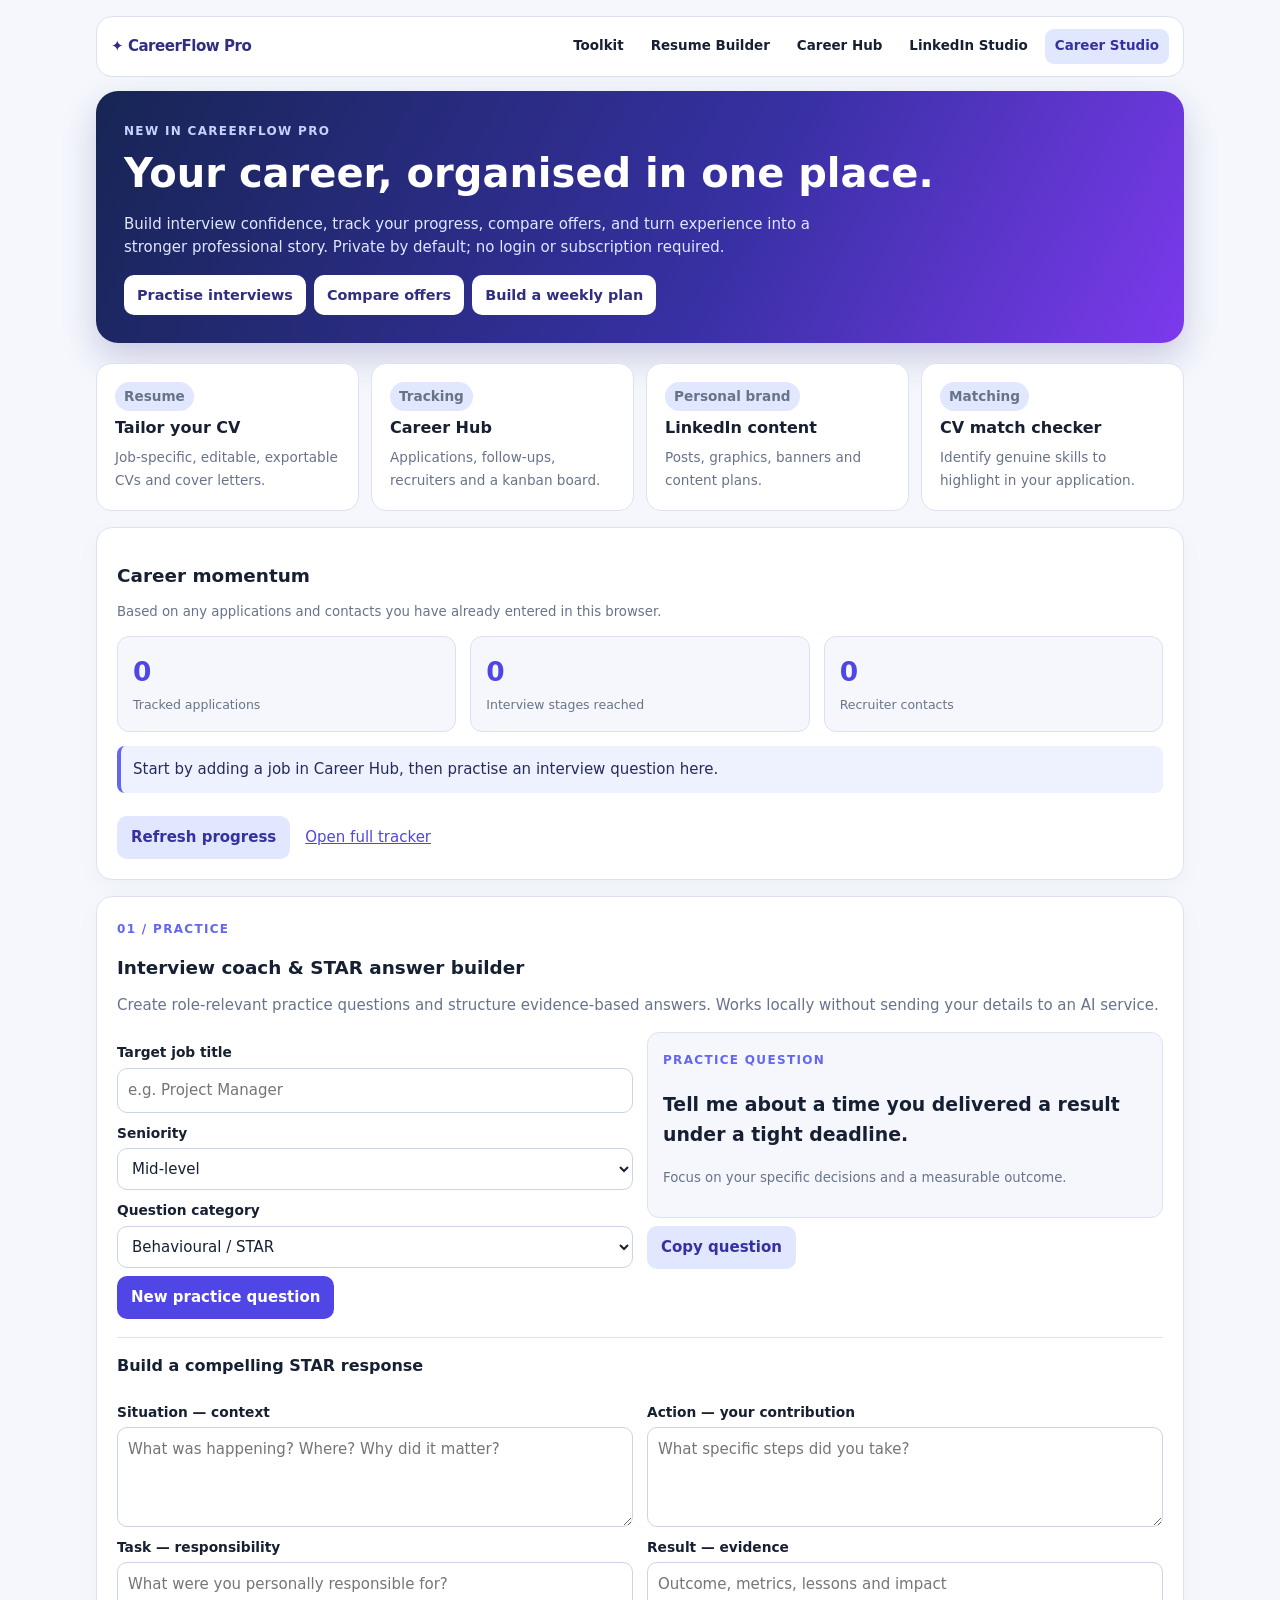
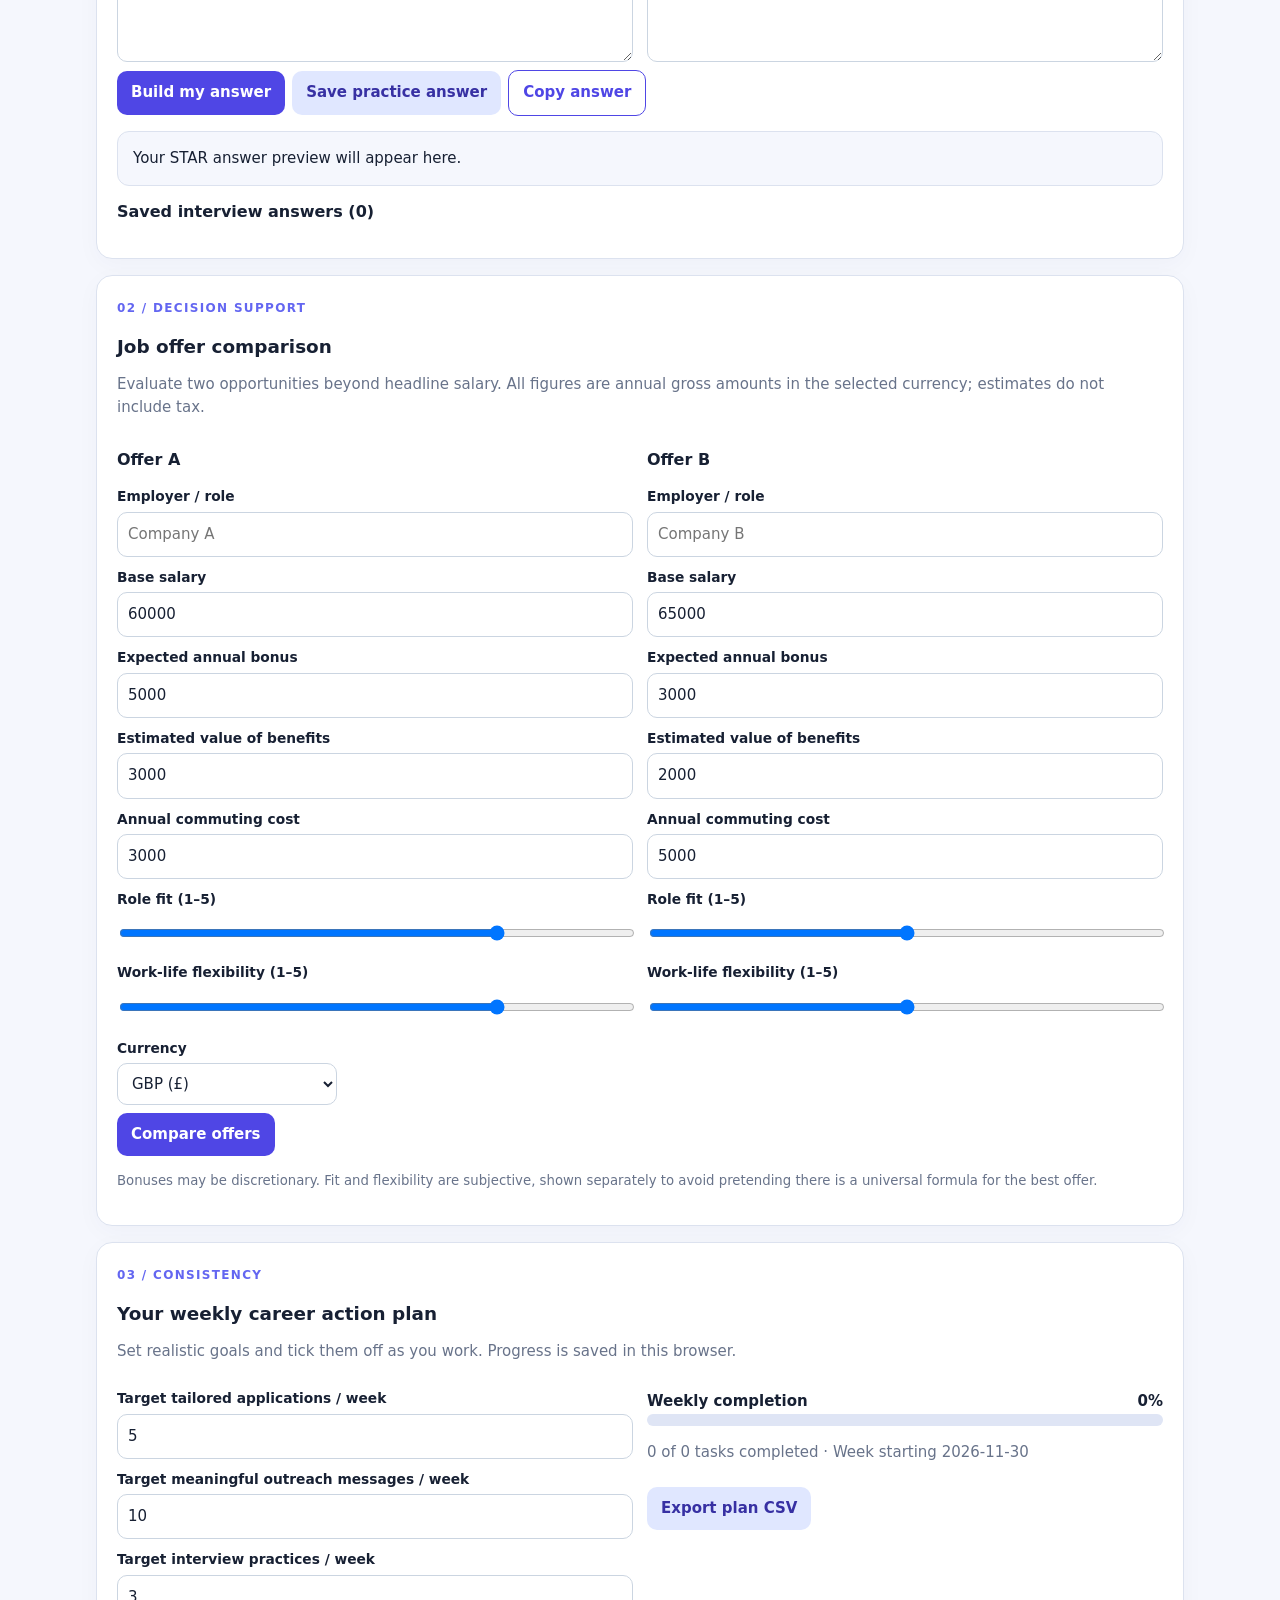
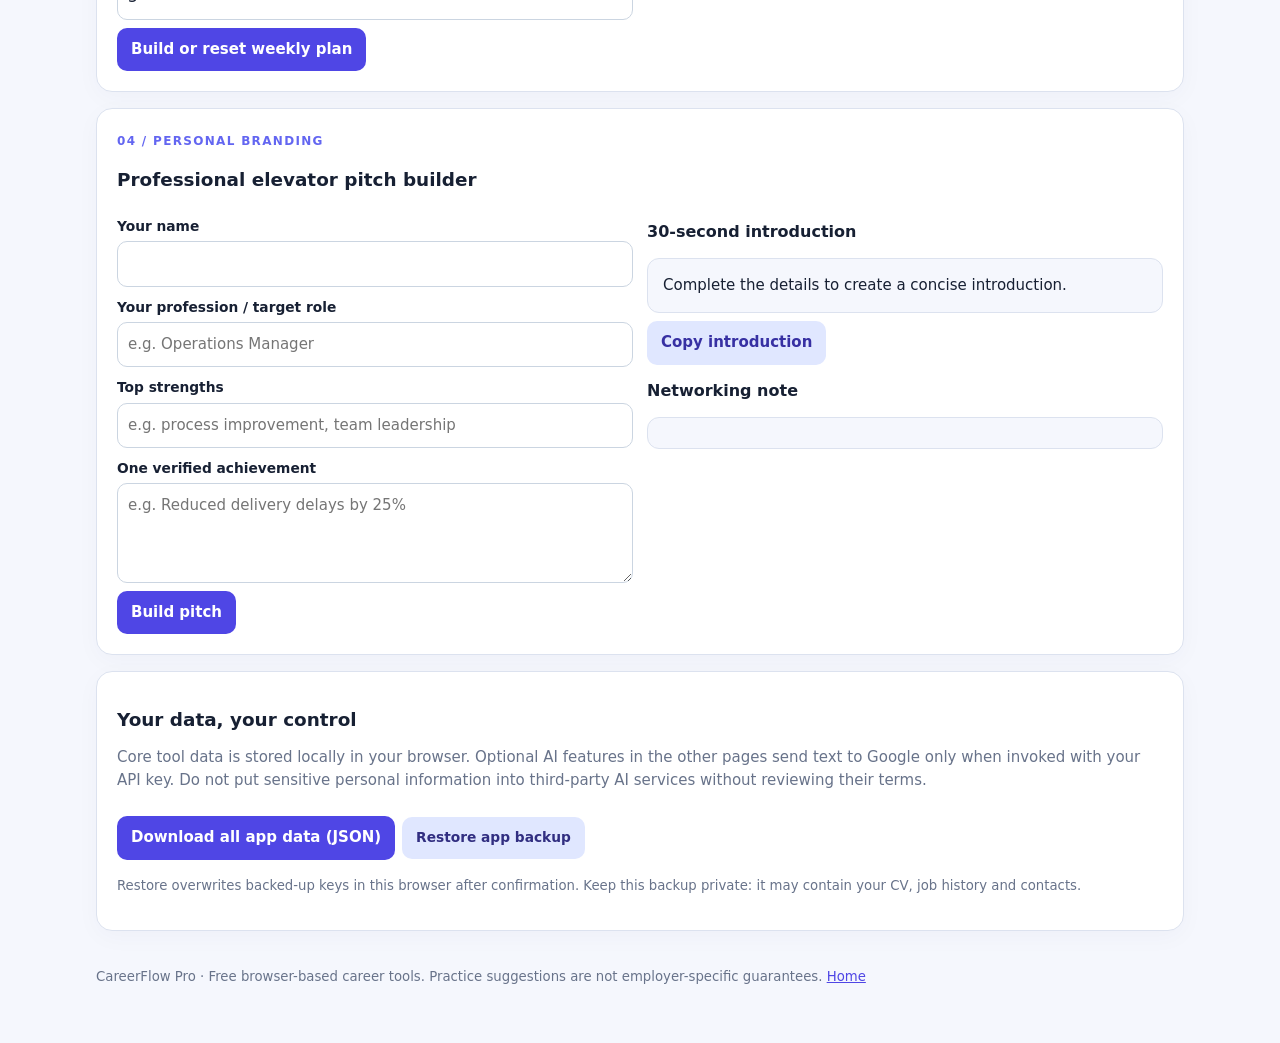
<file: career-studio.html>
<!doctype html><html lang="en"><head><meta charset="utf-8"><meta name="viewport" content="width=device-width,initial-scale=1"><meta name="description" content="Free private career planning, interview practice and job offer comparison tools"><title>Career Studio | CareerFlow Pro</title><link rel="stylesheet" href="studio.css"><style>
:root{--bg:#f5f7fd;--cd:#fff;--tx:#172033;--mu:#68738a;--bd:#dce2ef;--ac:#302e81;--a2:#4f46e5;--ok:#087f5b}*{box-sizing:border-box}body{background:var(--bg);color:var(--tx);margin:0;font:15px/1.55 system-ui}h1,h2,h3{line-height:1.25}h2{font-size:1.15rem}h3{font-size:1rem}.studio-container{max-width:1120px;padding:16px;margin:auto}.panel{border:1px solid var(--bd);background:var(--cd);border-radius:16px;padding:20px;margin:16px 0;box-shadow:0 6px 24px #17255408}.two{display:grid;grid-template-columns:repeat(2,minmax(0,1fr));gap:14px}.three{display:grid;grid-template-columns:repeat(3,minmax(0,1fr));gap:14px}label{display:block;margin:10px 0 4px;font-weight:650;font-size:.86rem}input,select,textarea{display:block;width:100%;border:1px solid #cbd5e1;border-radius:10px;padding:10px;font:inherit;background:var(--cd);color:var(--tx)}textarea{min-height:100px;resize:vertical}button{background:var(--a2);color:white;border:0;padding:10px 14px;border-radius:10px;font:inherit;font-weight:650;cursor:pointer;margin:8px 7px 0 0}button.secondary{background:#e0e7ff;color:#3730a3}button.ghost{background:transparent;color:var(--a2);border:1px solid var(--a2)}.muted{color:var(--mu)}.stat{border-radius:12px;background:var(--bg);padding:15px;border:1px solid var(--bd)}.stat strong{display:block;font-size:1.65rem;color:var(--a2)}.stat small{color:var(--mu)}.answer{background:var(--bg);padding:15px;border:1px solid var(--bd);border-radius:12px;white-space:pre-wrap}.question{font-size:1.18rem;font-weight:700}.tabs{display:flex;gap:8px;flex-wrap:wrap}.tabs button{background:#e0e7ff;color:#3730a3}.tabs button.active{background:#4338ca;color:white}.bar{height:12px;background:#dfe5f5;border-radius:9px;overflow:hidden}.bar>span{height:100%;background:linear-gradient(90deg,#4f46e5,#10b981);display:block}.progress-row{display:flex;justify-content:space-between;gap:15px;margin-top:12px}.check{display:flex;align-items:flex-start;gap:8px;padding:8px 0}.check input{width:17px;height:17px;margin:3px 0}.check label{margin:0;flex:1}.toast{position:fixed;bottom:16px;left:50%;transform:translateX(-50%);background:#172554;color:white;padding:10px 18px;border-radius:10px;z-index:5}.hidden{display:none!important}a{color:#4f46e5}.result{margin-top:15px;white-space:pre-wrap}.callout{border-left:4px solid #6366f1;background:#eef2ff;color:#252b5c;padding:12px;border-radius:8px}.mini{font-size:.83rem}.divider{height:1px;background:var(--bd);margin:18px 0}@media(max-width:680px){.two,.three{grid-template-columns:1fr}.panel{padding:15px}}@media(prefers-color-scheme:dark){:root{--bg:#0f172a;--cd:#1e293b;--tx:#e2e8f0;--mu:#a0aec0;--bd:#334155;--a2:#a5b4fc}input,textarea,select{border-color:#475569}.callout{background:#312e81;color:#e0e7ff}.tabs button,button.secondary{background:#312e81;color:#e0e7ff}}
</style></head><body><main class="studio-container"><div class="studio-hero"><span class="studio-kicker" style="color:#c7d2fe">New in CareerFlow Pro</span><h2>Your career, organised in one place.</h2><p>Build interview confidence, track your progress, compare offers, and turn experience into a stronger professional story. Private by default; no login or subscription required.</p><div class="studio-actions"><a href="#interviews">Practise interviews</a><a href="#offers">Compare offers</a><a href="#planner">Build a weekly plan</a></div></div>
<section class="studio-grid" aria-label="Product tools"><a class="studio-tile" href="resume-builder.html"><span class="studio-pill">Resume</span><strong>Tailor your CV</strong><span>Job-specific, editable, exportable CVs and cover letters.</span></a><a class="studio-tile" href="career-hub.html"><span class="studio-pill">Tracking</span><strong>Career Hub</strong><span>Applications, follow-ups, recruiters and a kanban board.</span></a><a class="studio-tile" href="linkedin-post.html"><span class="studio-pill">Personal brand</span><strong>LinkedIn content</strong><span>Posts, graphics, banners and content plans.</span></a><a class="studio-tile" href="index.html"><span class="studio-pill">Matching</span><strong>CV match checker</strong><span>Identify genuine skills to highlight in your application.</span></a></section>
<section class="panel" id="dashboard"><h2>Career momentum</h2><p class="muted mini">Based on any applications and contacts you have already entered in this browser.</p><div class="three"><div class="stat"><strong id="s-jobs">0</strong><small>Tracked applications</small></div><div class="stat"><strong id="s-interviews">0</strong><small>Interview stages reached</small></div><div class="stat"><strong id="s-contacts">0</strong><small>Recruiter contacts</small></div></div><p id="next-action" class="callout" style="margin-top:14px" aria-live="polite"></p><button id="refresh" class="secondary">Refresh progress</button><a href="career-hub.html" style="margin-left:8px">Open full tracker</a></section>
<section class="panel" id="interviews"><span class="studio-kicker">01 / Practice</span><h2>Interview coach & STAR answer builder</h2><p class="muted">Create role-relevant practice questions and structure evidence-based answers. Works locally without sending your details to an AI service.</p><div class="two"><div><label for="role">Target job title</label><input id="role" placeholder="e.g. Project Manager"><label for="level">Seniority</label><select id="level"><option>Early career</option><option selected>Mid-level</option><option>Senior / leadership</option></select><label for="kind">Question category</label><select id="kind"><option value="behavior">Behavioural / STAR</option><option value="role">Role-specific</option><option value="lead">Leadership</option><option value="general">General</option></select><button id="new-question">New practice question</button></div><div><div class="stat"><span class="studio-kicker">Practice question</span><p id="question" class="question" aria-live="polite">Tell me about a time you delivered a result under a tight deadline.</p><p class="muted mini" id="question-tip">Explain the situation, your task, your actions and the measurable result.</p></div><button id="copy-question" class="secondary">Copy question</button></div></div><div class="divider"></div><h3>Build a compelling STAR response</h3><div class="two"><div><label for="star-s">Situation — context</label><textarea id="star-s" placeholder="What was happening? Where? Why did it matter?"></textarea><label for="star-t">Task — responsibility</label><textarea id="star-t" placeholder="What were you personally responsible for?"></textarea></div><div><label for="star-a">Action — your contribution</label><textarea id="star-a" placeholder="What specific steps did you take?"></textarea><label for="star-r">Result — evidence</label><textarea id="star-r" placeholder="Outcome, metrics, lessons and impact"></textarea></div></div><button id="make-answer">Build my answer</button><button id="save-answer" class="secondary">Save practice answer</button><button id="copy-answer" class="ghost">Copy answer</button><div id="answer" class="answer result" aria-live="polite">Your STAR answer preview will appear here.</div><p class="muted mini" id="answer-score"></p><h3>Saved interview answers <span id="saved-count"></span></h3><div id="saved-answers" class="mini"></div></section>
<section class="panel" id="offers"><span class="studio-kicker">02 / Decision support</span><h2>Job offer comparison</h2><p class="muted">Evaluate two opportunities beyond headline salary. All figures are annual gross amounts in the selected currency; estimates do not include tax.</p><div class="two"><div><h3>Offer A</h3><label for="a-company">Employer / role</label><input id="a-company" placeholder="Company A"><label for="a-base">Base salary</label><input id="a-base" type="number" min="0" value="60000"><label for="a-bonus">Expected annual bonus</label><input id="a-bonus" type="number" min="0" value="5000"><label for="a-benefits">Estimated value of benefits</label><input id="a-benefits" type="number" min="0" value="3000"><label for="a-commute">Annual commuting cost</label><input id="a-commute" type="number" min="0" value="3000"><label for="a-fit">Role fit (1–5)</label><input id="a-fit" type="range" min="1" max="5" value="4"><label for="a-flex">Work-life flexibility (1–5)</label><input id="a-flex" type="range" min="1" max="5" value="4"></div><div><h3>Offer B</h3><label for="b-company">Employer / role</label><input id="b-company" placeholder="Company B"><label for="b-base">Base salary</label><input id="b-base" type="number" min="0" value="65000"><label for="b-bonus">Expected annual bonus</label><input id="b-bonus" type="number" min="0" value="3000"><label for="b-benefits">Estimated value of benefits</label><input id="b-benefits" type="number" min="0" value="2000"><label for="b-commute">Annual commuting cost</label><input id="b-commute" type="number" min="0" value="5000"><label for="b-fit">Role fit (1–5)</label><input id="b-fit" type="range" min="1" max="5" value="3"><label for="b-flex">Work-life flexibility (1–5)</label><input id="b-flex" type="range" min="1" max="5" value="3"></div></div><label for="currency">Currency</label><select id="currency" style="max-width:220px"><option value="GBP">GBP (£)</option><option value="USD">USD ($)</option><option value="EUR">EUR (€)</option><option value="INR">INR (₹)</option></select><button id="compare">Compare offers</button><div id="comparison" class="result" aria-live="polite"></div><p class="muted mini">Bonuses may be discretionary. Fit and flexibility are subjective, shown separately to avoid pretending there is a universal formula for the best offer.</p></section>
<section class="panel" id="planner"><span class="studio-kicker">03 / Consistency</span><h2>Your weekly career action plan</h2><p class="muted">Set realistic goals and tick them off as you work. Progress is saved in this browser.</p><div class="two"><div><label for="goal-apps">Target tailored applications / week</label><input id="goal-apps" type="number" min="0" max="100" value="5"><label for="goal-outreach">Target meaningful outreach messages / week</label><input id="goal-outreach" type="number" min="0" max="100" value="10"><label for="goal-practice">Target interview practices / week</label><input id="goal-practice" type="number" min="0" max="100" value="3"><button id="build-plan">Build or reset weekly plan</button></div><div><div class="progress-row"><strong>Weekly completion</strong><strong id="progress-label">0%</strong></div><div class="bar"><span id="progress-bar" style="width:0%"></span></div><p id="progress-detail" class="muted"></p><button id="export-plan" class="secondary">Export plan CSV</button></div></div><div id="tasks"></div></section>
<section class="panel" id="pitch"><span class="studio-kicker">04 / Personal branding</span><h2>Professional elevator pitch builder</h2><div class="two"><div><label for="pitch-name">Your name</label><input id="pitch-name"><label for="pitch-role">Your profession / target role</label><input id="pitch-role" placeholder="e.g. Operations Manager"><label for="pitch-skills">Top strengths</label><input id="pitch-skills" placeholder="e.g. process improvement, team leadership"><label for="pitch-proof">One verified achievement</label><textarea id="pitch-proof" placeholder="e.g. Reduced delivery delays by 25%"></textarea><button id="create-pitch">Build pitch</button></div><div><h3>30-second introduction</h3><div class="answer" id="pitch-output">Complete the details to create a concise introduction.</div><button id="copy-pitch" class="secondary">Copy introduction</button><h3>Networking note</h3><div class="answer" id="network-output"></div></div></div></section>
<section class="panel" id="privacy"><h2>Your data, your control</h2><p class="muted">Core tool data is stored locally in your browser. Optional AI features in the other pages send text to Google only when invoked with your API key. Do not put sensitive personal information into third-party AI services without reviewing their terms.</p><button id="backup">Download all app data (JSON)</button><label for="restore" style="display:inline-block;background:#e0e7ff;color:#312e81;padding:10px 14px;border-radius:10px;cursor:pointer">Restore app backup</label><input type="file" id="restore" accept=".json,application/json" class="hidden"><p class="mini muted">Restore overwrites backed-up keys in this browser after confirmation. Keep this backup private: it may contain your CV, job history and contacts.</p></section>
<footer class="muted mini" style="padding:20px 0 40px">CareerFlow Pro · Free browser-based career tools. Practice suggestions are not employer-specific guarantees. <a href="index.html">Home</a></footer></main><script src="studio-nav.js"></script><script src="career-studio.js"></script></body></html>
</file>
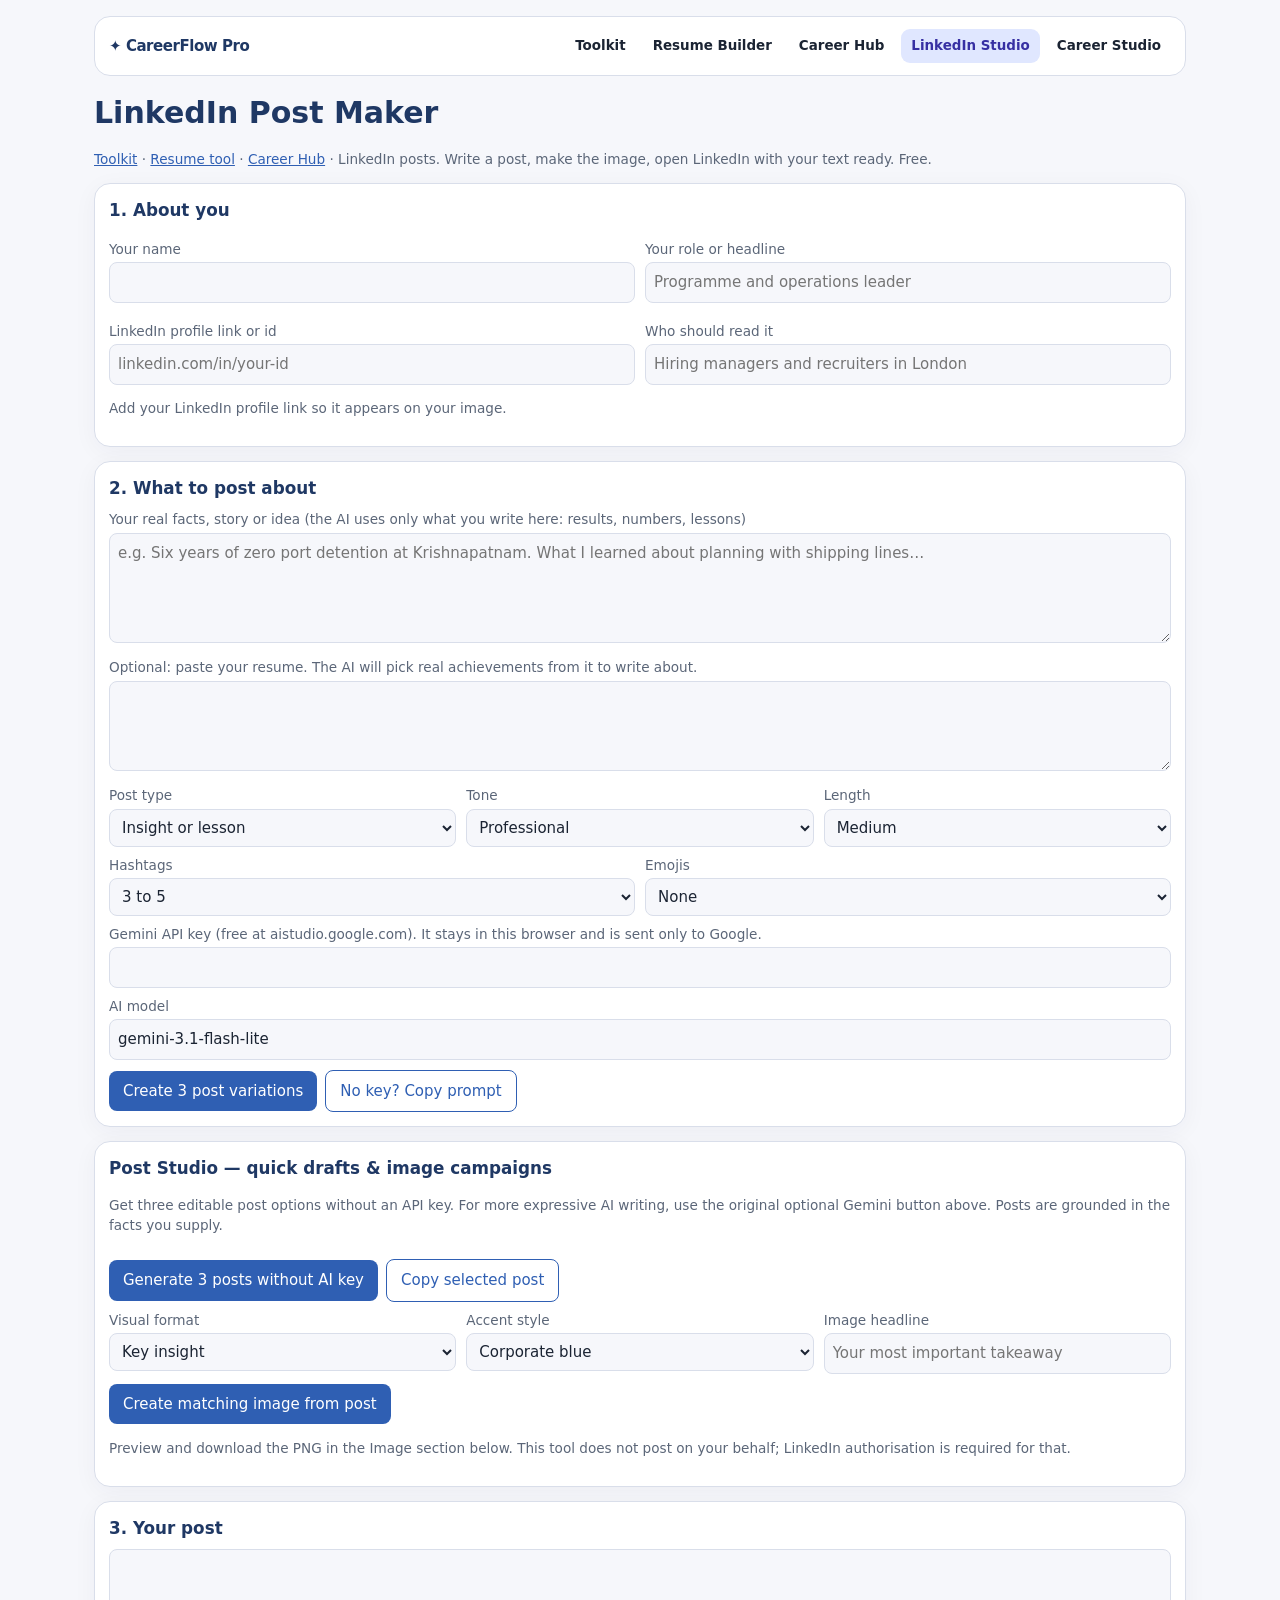
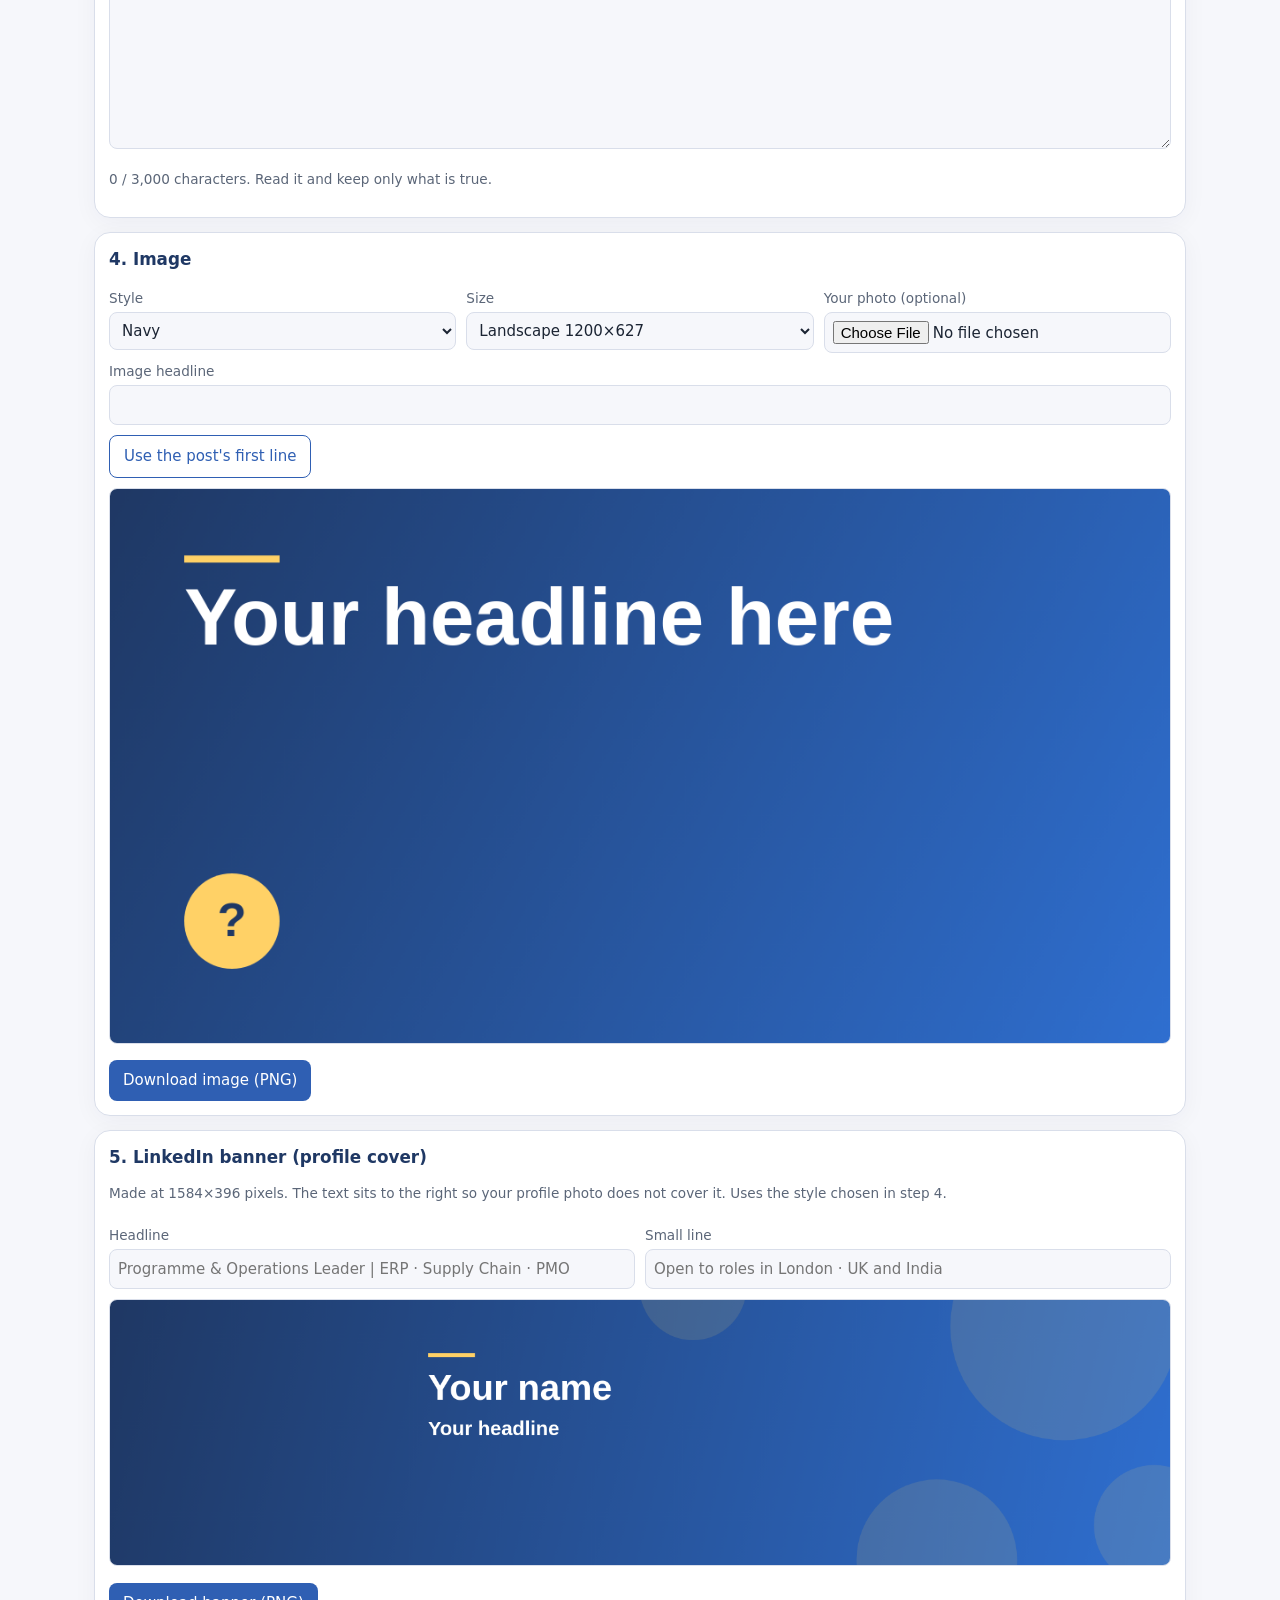
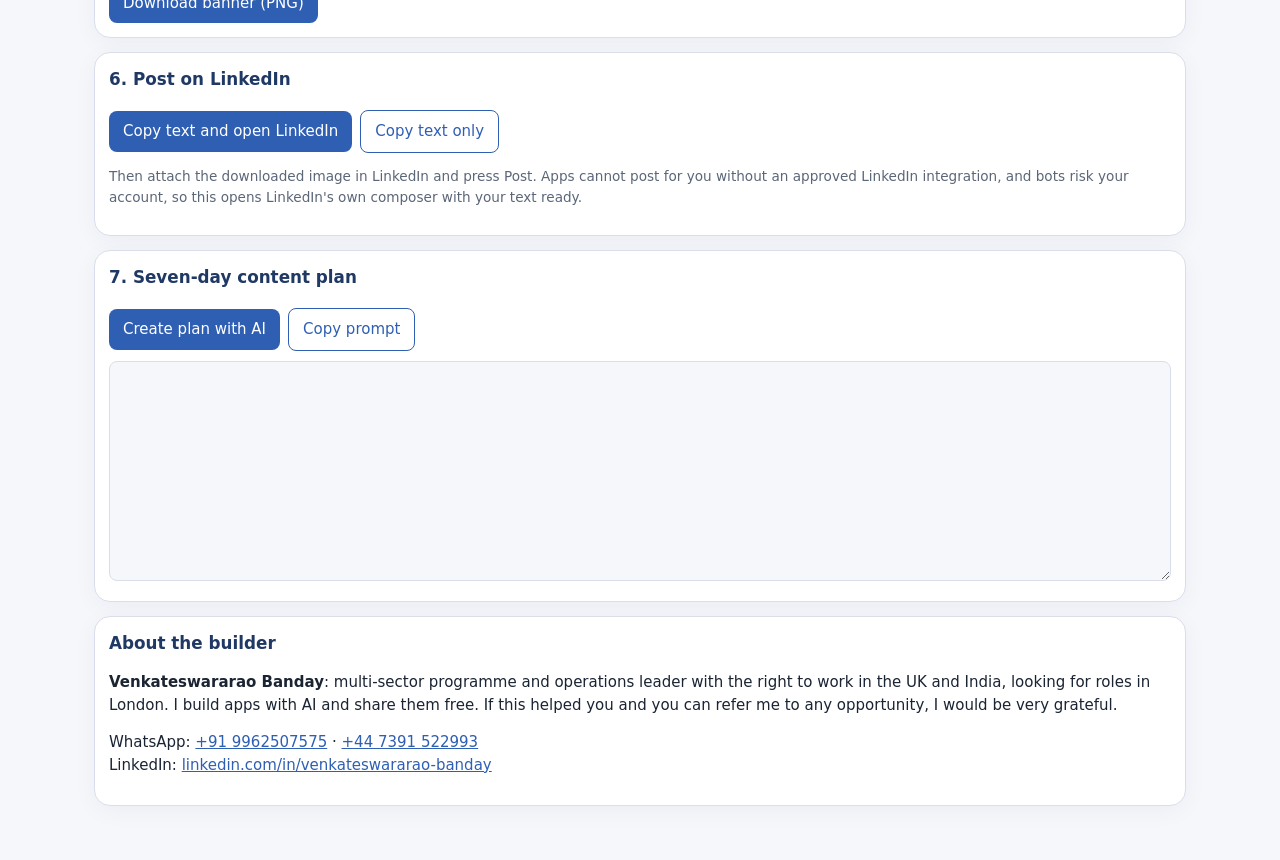
<file: linkedin-post.html>
<!DOCTYPE html>
<html lang="en"><head><meta charset="utf-8"><meta name="viewport" content="width=device-width,initial-scale=1">
<title>Free LinkedIn Post Maker</title>
<style>
:root{--bg:#f6f7fb;--cd:#fff;--tx:#1b2433;--mu:#5b6678;--bd:#d9deea;--ac:#1f3864;--a2:#2f5fb3}
@media(prefers-color-scheme:dark){:root{--bg:#0f1420;--cd:#171e2e;--tx:#e6eaf3;--mu:#9aa6bd;--bd:#2a3550;--ac:#8fb0ee;--a2:#6f9be8}}
*{box-sizing:border-box}body{margin:0;font:15px/1.5 system-ui,Arial,sans-serif;background:var(--bg);color:var(--tx)}
.w{max-width:900px;margin:0 auto;padding:16px 14px 40px}h1{color:var(--ac);margin:6px 0}h2{font-size:1.05rem;color:var(--ac);margin:0 0 8px}a{color:var(--a2)}
.c{background:var(--cd);border:1px solid var(--bd);border-radius:12px;padding:14px;margin-bottom:14px}
textarea,input,select{width:100%;font:inherit;color:var(--tx);background:var(--bg);border:1px solid var(--bd);border-radius:8px;padding:8px}textarea{min-height:110px}
label{display:block;font-size:.85rem;color:var(--mu);margin:8px 0 3px}button{background:var(--a2);color:#fff;border:0;border-radius:8px;padding:9px 14px;margin:10px 8px 0 0;font:inherit;cursor:pointer}button.o{background:transparent;color:var(--a2);border:1px solid var(--a2)}
.n{font-size:.85rem;color:var(--mu)}.g{display:grid;grid-template-columns:1fr 1fr;gap:10px}.g3{display:grid;grid-template-columns:1fr 1fr 1fr;gap:10px}@media(max-width:640px){.g,.g3{grid-template-columns:1fr}}
canvas{max-width:100%;height:auto;border:1px solid var(--bd);border-radius:8px;margin-top:10px}.v{border:1px solid var(--bd);border-radius:8px;padding:8px;margin:8px 0}.ok{color:#1d7a46}.bad{color:#b3261e}
</style><link rel="stylesheet" href="studio.css"></head><body><div class="w">
<h1>LinkedIn Post Maker</h1>
<p class="n"><a href="index.html">Toolkit</a> · <a href="resume-builder.html">Resume tool</a> · <a href="career-hub.html">Career Hub</a> · LinkedIn posts. Write a post, make the image, open LinkedIn with your text ready. Free.</p>

<div class="c"><h2>1. About you</h2>
<div class="g"><div><label for="nm">Your name</label><input id="nm"></div><div><label for="rl">Your role or headline</label><input id="rl" placeholder="Programme and operations leader"></div>
<div><label for="ur">LinkedIn profile link or id</label><input id="ur" placeholder="linkedin.com/in/your-id"></div><div><label for="au">Who should read it</label><input id="au" placeholder="Hiring managers and recruiters in London"></div></div>
<p class="n" id="hd"></p></div>

<div class="c"><h2>2. What to post about</h2>
<label for="tx">Your real facts, story or idea (the AI uses only what you write here: results, numbers, lessons)</label><textarea id="tx" placeholder="e.g. Six years of zero port detention at Krishnapatnam. What I learned about planning with shipping lines…"></textarea>
<label for="rs">Optional: paste your resume. The AI will pick real achievements from it to write about.</label><textarea id="rs" style="min-height:90px"></textarea>
<div class="g3"><div><label for="tp">Post type</label><select id="tp"><option>Insight or lesson</option><option>Personal story</option><option>Practical tips list</option><option>Achievement or milestone</option><option>Open to work (professional)</option><option>Question to start a discussion</option></select></div>
<div><label for="tn">Tone</label><select id="tn"><option>Professional</option><option>Friendly</option><option>Confident</option></select></div>
<div><label for="ln">Length</label><select id="ln"><option value="700">Short</option><option value="1200" selected>Medium</option><option value="2000">Long</option></select></div></div>
<div class="g"><div><label for="hs">Hashtags</label><select id="hs"><option value="3 to 5 relevant hashtags at the end">3 to 5</option><option value="no hashtags">None</option></select></div>
<div><label for="em">Emojis</label><select id="em"><option value="no emojis">None</option><option value="at most 2 emojis">Light</option></select></div></div>
<label for="key">Gemini API key (free at aistudio.google.com). It stays in this browser and is sent only to Google.</label><input id="key" type="password" autocomplete="off">
<label for="mod">AI model</label><input id="mod" value="gemini-3.1-flash-lite">
<button id="gen">Write 3 versions with AI</button><button id="cpy" class="o">No key? Copy prompt</button><span id="st" class="n"></span><div id="vars"></div></div>

<div class="c"><h2>3. Your post</h2><textarea id="post" style="min-height:200px"></textarea><p class="n"><span id="cnt">0</span> / 3,000 characters. Read it and keep only what is true.</p></div>

<div class="c"><h2>4. Image</h2>
<div class="g3"><div><label for="st2">Style</label><select id="st2"><option value="navy">Navy</option><option value="teal">Teal</option><option value="light">Light</option><option value="dark">Dark gold</option></select></div>
<div><label for="sz">Size</label><select id="sz"><option value="1200x627">Landscape 1200×627</option><option value="1080x1080">Square 1080×1080</option><option value="1080x1350">Portrait 1080×1350</option></select></div>
<div><label for="ph">Your photo (optional)</label><input type="file" id="ph" accept="image/*"></div></div>
<label for="hl">Image headline</label><input id="hl" maxlength="140"><button id="uf" class="o">Use the post's first line</button>
<canvas id="cvs" width="1200" height="627"></canvas><br><button id="dl">Download image (PNG)</button></div>

<div class="c" id="banner"><h2>5. LinkedIn banner (profile cover)</h2>
<p class="n">Made at 1584×396 pixels. The text sits to the right so your profile photo does not cover it. Uses the style chosen in step 4.</p>
<div class="g"><div><label for="bh">Headline</label><input id="bh" placeholder="Programme &amp; Operations Leader | ERP · Supply Chain · PMO"></div><div><label for="bs">Small line</label><input id="bs" placeholder="Open to roles in London · UK and India"></div></div>
<canvas id="bn" width="1584" height="396"></canvas><br><button id="bdl">Download banner (PNG)</button></div>

<div class="c"><h2>6. Post on LinkedIn</h2>
<button id="op">Copy text and open LinkedIn</button><button id="cp2" class="o">Copy text only</button>
<p class="n">Then attach the downloaded image in LinkedIn and press Post. Apps cannot post for you without an approved LinkedIn integration, and bots risk your account, so this opens LinkedIn's own composer with your text ready.</p></div>

<div class="c"><h2>7. Seven-day content plan</h2><button id="plan">Create plan with AI</button><button id="cplan" class="o">Copy prompt</button><textarea id="cal" style="min-height:220px;margin-top:10px"></textarea></div>

<div class="c"><h2>About the builder</h2>
<p><b>Venkateswararao Banday</b>: multi-sector programme and operations leader with the right to work in the UK and India, looking for roles in London. I build apps with AI and share them free. If this helped you and you can refer me to any opportunity, I would be very grateful.</p>
<p>WhatsApp: <a href="https://wa.me/919962507575">+91 9962507575</a> · <a href="https://wa.me/447391522993">+44 7391 522993</a><br>LinkedIn: <a href="https://www.linkedin.com/in/venkateswararao-banday">linkedin.com/in/venkateswararao-banday</a></p></div>
</div>
<script>
/*C*/
const $=s=>document.querySelector(s);
const handle=v=>{v=(v||"").trim();const m=v.match(/linkedin\.com\/in\/([^\/?#\s]+)/i);return m?decodeURIComponent(m[1]):/^[\w%.-]{3,100}$/.test(v)?v:""};
const ST={navy:{a:"#1f3864",b:"#2f6fd0",t:"#ffffff",ac:"#ffd166"},teal:{a:"#0b5d63",b:"#13a3a8",t:"#ffffff",ac:"#ffffff"},light:{a:"#f4f6fb",b:"#dfe7f5",t:"#1b2433",ac:"#2f5fb3"},dark:{a:"#14171f",b:"#262b38",t:"#f2f4f8",ac:"#e0b84c"}};
function wrap(c,t,w){const o=[];let l="";t.split(/\s+/).forEach(x=>{const q=l?l+" "+x:x;if(c.measureText(q).width>w&&l){o.push(l);l=x}else l=q});o.push(l);return o}
function card(c,o){const W=o.w,H=o.h;c.width=W;c.height=H;const x=c.getContext("2d"),S=ST[o.style],g=x.createLinearGradient(0,0,W,H);g.addColorStop(0,S.a);g.addColorStop(1,S.b);x.fillStyle=g;x.fillRect(0,0,W,H);
 const pad=W*.07,mw=W-2*pad;x.fillStyle=S.ac;x.fillRect(pad,H*.12,W*.09,8);
 const t=o.title||"Your headline here";let fs=W*.075,L;x.textBaseline="top";
 for(;fs>24;fs-=2){x.font=`700 ${fs}px Arial,sans-serif`;L=wrap(x,t,mw);if(L.length*fs*1.22<H*.52)break}
 x.fillStyle=S.t;L.forEach((l,i)=>x.fillText(l,pad,H*.17+i*fs*1.22));
 const r=W*.045,cx=pad+r,cy=H-pad-r;x.save();x.beginPath();x.arc(cx,cy,r,0,7);x.clip();
 if(o.photo){const s=Math.min(o.photo.width,o.photo.height);x.drawImage(o.photo,(o.photo.width-s)/2,(o.photo.height-s)/2,s,s,cx-r,cy-r,2*r,2*r)}
 else{x.fillStyle=S.ac;x.fillRect(cx-r,cy-r,2*r,2*r);x.fillStyle=S.a;x.font=`700 ${r}px Arial`;x.textAlign="center";x.textBaseline="middle";x.fillText((o.name||"?").trim().slice(0,1).toUpperCase(),cx,cy+2);x.textAlign="left"}
 x.restore();x.textBaseline="top";x.fillStyle=S.t;x.font=`700 ${W*.028}px Arial`;x.fillText(o.name||"",cx+r+W*.02,cy-r*.9);
 x.font=`${W*.02}px Arial`;x.fillText(o.role||"",cx+r+W*.02,cy-r*.9+W*.038);x.globalAlpha=.75;x.fillText(o.id?"linkedin.com/in/"+o.id:"",cx+r+W*.02,cy-r*.9+W*.064);x.globalAlpha=1}
function banner(c,o){const W=1584,H=396;c.width=W;c.height=H;const x=c.getContext("2d"),S=ST[o.style],g=x.createLinearGradient(0,0,W,H);g.addColorStop(0,S.a);g.addColorStop(1,S.b);x.fillStyle=g;x.fillRect(0,0,W,H);
 x.globalAlpha=.12;x.fillStyle=S.ac;[[W*.9,H*.1,170],[W*.78,H*.98,120],[W*.985,H*.85,90],[W*.55,-20,80]].forEach(([a,b,r])=>{x.beginPath();x.arc(a,b,r,0,7);x.fill()});x.globalAlpha=1;
 const px=W*.3,mw=W*.64;x.textBaseline="top";x.fillStyle=S.ac;x.fillRect(px,H*.2,70,6);x.fillStyle=S.t;x.font="700 54px Arial,sans-serif";x.fillText(o.name||"Your name",px,H*.27);
 let fs=30,L;for(;fs>16;fs-=2){x.font=`600 ${fs}px Arial,sans-serif`;L=wrap(x,o.head||"Your headline",mw);if(L.length<=2)break}
 L.forEach((l,i)=>x.fillText(l,px,H*.27+72+i*fs*1.3));x.globalAlpha=.85;x.font="22px Arial,sans-serif";x.fillText(o.sub||"",px,H*.27+72+L.length*fs*1.3+10);x.globalAlpha=1}

function plan(){return `Create a 7-day LinkedIn content plan for ${$("#nm").value||"me"}, ${$("#rl").value||"a professional"}. Audience: ${$("#au").value||"recruiters and hiring managers"}. Goal: be visible and get referrals and job opportunities. Use only themes from these facts: ${$("#tx").value||"(none given: keep ideas general and ask me for facts)"}. For each day give: post type, a hook line, a 2-sentence outline, and a call to action. Never invent results or numbers. British English. Plain text.`}
function pr(){return `You are a LinkedIn ghostwriter for ${$("#nm").value||"the author"}, ${$("#rl").value||"a professional"}. Audience: ${$("#au").value||"recruiters and hiring managers"}.
Write 3 DIFFERENT LinkedIn posts. Type: ${$("#tp").value}. Tone: ${$("#tn").value}. About ${$("#ln").value} characters each.
RULES: the first line is a strong, honest hook under 120 characters. Short paragraphs with blank lines between them. Use ONLY the facts below; never invent numbers, clients, employers or results. End with a question or a clear call to action. Use ${$("#hs").value}. Use ${$("#em").value}. British English.
FACTS AND IDEA:
${$("#tx").value||"(none given)"}
RESUME (a source of true achievements you may draw on):
${($("#rs").value||"").slice(0,6000)||"(none)"}
OUTPUT: only the 3 posts, separated by a line containing only =====`}
/*E*/
let PH=null;const store=(k,v)=>{try{localStorage.setItem("lp_"+k,v)}catch(e){}};
["nm","rl","ur","au"].forEach(i=>{try{const v=localStorage.getItem("lp_"+i);if(v)$("#"+i).value=v}catch(e){}$("#"+i).oninput=()=>{store(i,$("#"+i).value);who();img();card2()}});
function who(){const h=handle($("#ur").value);$("#hd").textContent=h?"LinkedIn id found: "+h:"Add your LinkedIn profile link so it appears on your image.";$("#hd").className="n "+(h?"ok":"")}
function img(){const [w,h]=$("#sz").value.split("x").map(Number);card($("#cvs"),{w,h,style:$("#st2").value,title:$("#hl").value.trim(),name:$("#nm").value.trim(),role:$("#rl").value.trim(),id:handle($("#ur").value),photo:PH})}
function bnr(){card2()}
function card2(){banner($("#bn"),{style:$("#st2").value,name:$("#nm").value.trim(),head:$("#bh").value.trim()||$("#rl").value.trim(),sub:$("#bs").value.trim()})}
["st2","sz"].forEach(i=>$("#"+i).onchange=()=>{img();card2()});["bh","bs"].forEach(i=>$("#"+i).oninput=card2);
$("#bdl").onclick=()=>$("#bn").toBlob(b=>{const a=document.createElement("a");a.href=URL.createObjectURL(b);a.download="linkedin-banner.png";a.click()});$("#hl").oninput=img;
$("#ph").onchange=e=>{const f=e.target.files[0];if(!f)return;const i=new Image();i.onload=()=>{PH=i;img()};i.src=URL.createObjectURL(f)};
const first=t=>(t.split("\n").find(l=>l.trim())||"").trim().slice(0,110);
$("#uf").onclick=()=>{$("#hl").value=first($("#post").value);img()};
$("#post").oninput=()=>{$("#cnt").textContent=$("#post").value.length;$("#cnt").className=$("#post").value.length>3000?"bad":""};
const setPost=t=>{$("#post").value=t.trim();$("#post").oninput();if(!$("#hl").value)$("#hl").value=first(t);img();$("#post").scrollIntoView({behavior:"smooth"})};
async function ai(p,key,model){for(let t=0;;t++){const r=await fetch(`https://generativelanguage.googleapis.com/v1beta/models/${encodeURIComponent(model)}:generateContent`,{method:"POST",headers:{"Content-Type":"application/json","x-goog-api-key":key},body:JSON.stringify({contents:[{parts:[{text:p}]}]})});
 const j=await r.json().catch(()=>({})),m=j.error&&j.error.message||r.status;if(r.ok)return j.candidates[0].content.parts.map(q=>q.text||"").join("");
 if(t<2&&(r.status==503||r.status==429||/demand|overload|unavailable/i.test(String(m)))){await new Promise(z=>setTimeout(z,3000*(t+1)));continue}throw new Error(m)}}
const busy=e=>/demand|overload|unavailable|quota|429|503/i.test(e.message)?" Google's free model is busy right now. Wait a minute and click again, or type another Flash model name in the AI model box.":" AI failed ("+e.message+"). Check the key or model name, or use Copy prompt.";
const cp=async(t,m)=>{try{await navigator.clipboard.writeText(t);$("#st").textContent=m||" Copied."}catch(e){$("#st").textContent=" Copy failed. Select the text and copy it yourself."}};
$("#gen").onclick=async()=>{const key=$("#key").value.trim();if(!$("#tx").value.trim()&&!$("#rs").value.trim()){alert("Add your facts, an idea, or your resume first.");return}if(!key){$("#st").textContent=" Add a free Gemini key, or use Copy prompt.";return}
 $("#st").textContent=" Writing…";try{const o=(await ai(pr(),key,$("#mod").value.trim())).replace(/```[a-z]*/g,"").split(/^\s*={3,}\s*$/m).map(x=>x.trim()).filter(Boolean),b=$("#vars");b.textContent="";
  o.forEach((t,i)=>{const d=document.createElement("div");d.className="v";const p=document.createElement("div");p.style.whiteSpace="pre-wrap";p.textContent=t;const u=document.createElement("button");u.className="o";u.textContent="Use version "+(i+1);u.onclick=()=>setPost(t);d.append(p,u);b.appendChild(d)});$("#st").textContent=" Pick a version below."}
 catch(e){$("#st").textContent=busy(e)}};
$("#cpy").onclick=()=>cp(pr(),"Prompt copied. Paste it into any AI chat, then paste the post you like into step 3.");
$("#plan").onclick=async()=>{const key=$("#key").value.trim();if(!key){$("#st").textContent=" Add a free Gemini key, or use Copy prompt.";return}$("#cal").value="Writing…";try{$("#cal").value=(await ai(plan(),key,$("#mod").value.trim())).trim()}catch(e){$("#cal").value=busy(e).trim()}};
$("#cplan").onclick=()=>cp(plan(),"Prompt copied.");
$("#cp2").onclick=()=>cp($("#post").value,"Post text copied.");
$("#op").onclick=()=>{const t=$("#post").value;if(!t.trim()){alert("Write or choose a post first.");return}cp(t," Text copied. If LinkedIn opens empty, paste with Ctrl+V.");const q=encodeURIComponent(t);window.open("https://www.linkedin.com/feed/?shareActive=true"+(q.length<1800?"&text="+q:""),"_blank","noopener")};
$("#dl").onclick=()=>$("#cvs").toBlob(b=>{const a=document.createElement("a");a.href=URL.createObjectURL(b);a.download="linkedin-post.png";a.click()});
who();img();card2();
</script><script src="linkedin-enhance.js" defer></script><script src="studio-nav.js" defer></script></body></html>
</file>
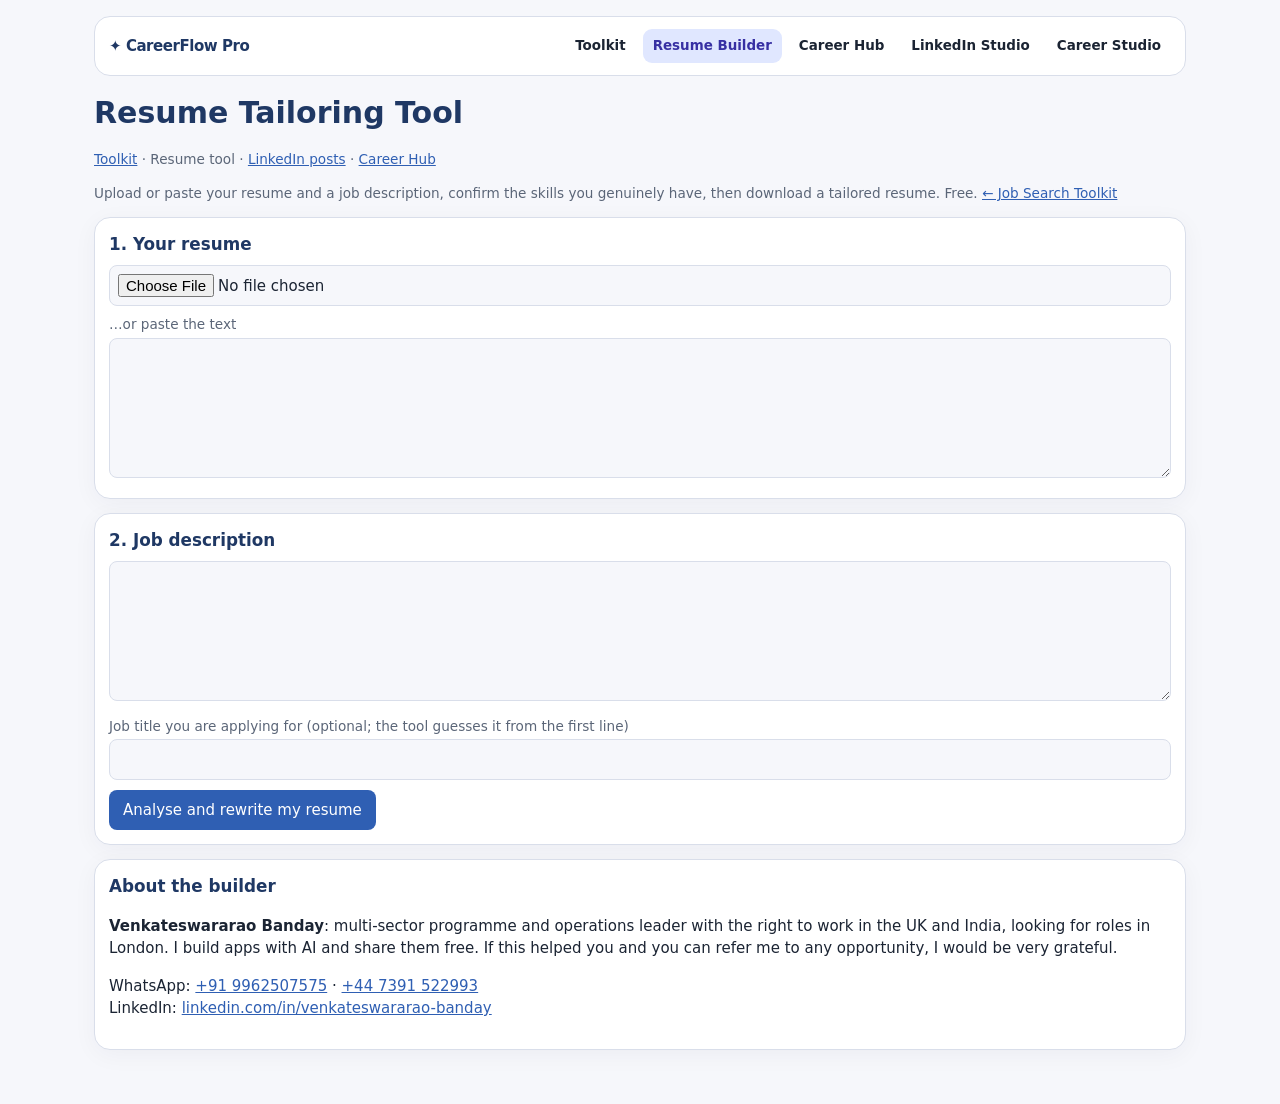
<file: resume-builder.html>
<!DOCTYPE html>
<html lang="en"><head><meta charset="utf-8"><meta name="viewport" content="width=device-width,initial-scale=1">
<title>Free Resume Tailoring Tool</title>
<style>
:root{--bg:#f6f7fb;--cd:#fff;--tx:#1b2433;--mu:#5b6678;--bd:#d9deea;--ac:#1f3864;--a2:#2f5fb3}
@media(prefers-color-scheme:dark){:root{--bg:#0f1420;--cd:#171e2e;--tx:#e6eaf3;--mu:#9aa6bd;--bd:#2a3550;--ac:#8fb0ee;--a2:#6f9be8}}
*{box-sizing:border-box}body{margin:0;font:15px/1.5 system-ui,Arial,sans-serif;background:var(--bg);color:var(--tx)}
.w{max-width:900px;margin:0 auto;padding:16px 14px 40px}h1{color:var(--ac);margin:6px 0}h2{font-size:1.05rem;color:var(--ac);margin:0 0 8px}a{color:var(--a2)}
.c{background:var(--cd);border:1px solid var(--bd);border-radius:12px;padding:14px;margin-bottom:14px}
textarea,input,select{width:100%;font:inherit;color:var(--tx);background:var(--bg);border:1px solid var(--bd);border-radius:8px;padding:8px}textarea{min-height:140px}
label{display:block;font-size:.85rem;color:var(--mu);margin:8px 0 3px}button.o{background:transparent;color:var(--a2);border:1px solid var(--a2)}h3{font-size:.95rem;margin:12px 0 4px}button{background:var(--a2);color:#fff;border:0;border-radius:8px;padding:9px 14px;margin:10px 8px 0 0;font:inherit;cursor:pointer}
.n{font-size:.85rem;color:var(--mu)}.g{display:grid;grid-template-columns:1fr 1fr;gap:10px}@media(max-width:640px){.g{grid-template-columns:1fr}}
#miss .it{margin:6px 0}#miss label{display:block;margin:0;color:var(--tx);font-size:.9rem}#miss input[type=checkbox]{width:auto}#miss input[type=text]{margin-top:4px}
#pv{background:#fff;color:#000;border:1px solid var(--bd);padding:28px;margin-top:12px;overflow-x:auto}
#lv{background:#fff;color:#000;border:1px solid var(--bd);padding:28px;margin-top:12px}
@media print{body *{visibility:hidden}#pv,#pv *{visibility:visible}#pv{position:absolute;left:0;top:0;width:100%;border:0;padding:0}body.pl #pv,body.pl #pv *{display:none}body.pl #lv,body.pl #lv *{visibility:visible}body.pl #lv{position:absolute;left:0;top:0;width:100%;border:0;padding:0}}
</style><link rel="stylesheet" href="studio.css"></head><body><div class="w">
<h1>Resume Tailoring Tool</h1>
<p class="n"><a href="index.html">Toolkit</a> · Resume tool · <a href="linkedin-post.html">LinkedIn posts</a> · <a href="career-hub.html">Career Hub</a></p><p class="n">Upload or paste your resume and a job description, confirm the skills you genuinely have, then download a tailored resume. Free. <a href="index.html">← Job Search Toolkit</a></p>

<div class="c"><h2>1. Your resume</h2><input type="file" id="f" accept=".docx,.pdf,.txt"><label for="cv">…or paste the text</label><textarea id="cv"></textarea></div>
<div class="c"><h2>2. Job description</h2><textarea id="jd"></textarea><label for="jt">Job title you are applying for (optional; the tool guesses it from the first line)</label><input id="jt"><button id="an">Analyse and rewrite my resume</button></div>

<div class="c" id="r2" hidden><h2>3. Your match and your skills</h2>
<p id="sc" style="font-size:1.05rem;font-weight:600"></p>
<h3>Skills the job asks for that your resume does not show</h3>
<p class="n">Tick the ones you genuinely have. The tool rewrites a matching sentence in your resume to include each one and adds it to Key Skills. Only tick what you could talk about at interview.</p>
<div id="miss"></div><button id="ta" class="o">I have all of these: tick all</button><button id="rw2">Rewrite again with my ticks</button>
<h3>Other job words</h3><p class="n">Used to reorder and align your sentences: <span id="wds"></span></p>
<p class="n">Already in your resume: <span id="have"></span></p></div>

<div class="c" id="r3" hidden><h2>4. Rewrite</h2>
<p class="n"><b>Rewrite my resume now</b> works instantly with no key: it writes a tailored summary, puts your most relevant achievements first, weaves your ticked skills into your sentences and builds Key Skills. For smoother wording, add a free Gemini key (aistudio.google.com) and click <b>Polish with AI</b>, or copy the prompt into any AI chat and paste the reply into the box below.</p>
<label for="key">Gemini API key (optional)</label><input id="key" type="password" autocomplete="off"><label for="mod">AI model</label><input id="mod" value="gemini-3.1-flash-lite">
<button id="rw">Rewrite my resume now</button><button id="bd" class="o">Polish with AI</button><button id="cp" class="o">Copy AI prompt</button><span id="st" class="n"></span></div>

<div class="c" id="r4" hidden><h2>5. Your rewritten resume: style, edit, download</h2>
<div class="g"><div><label for="tp">Template</label><select id="tp"><option value="classic">Classic: Arial, navy, centred</option><option value="modern">Modern: Calibri, teal</option><option value="executive">Executive: Georgia, burgundy</option><option value="compact">Compact: Times, tight</option><option value="banner">Banner navy: coloured header</option><option value="bannerteal">Banner teal: header and side bars</option><option value="elegant">Elegant: Cambria, charcoal</option><option value="bold">Bold: orange bars</option><option value="minimal">Minimal: slate, clean</option></select></div>
<div><label for="ac">Accent colour</label><input type="color" id="ac" value="#1f3864" style="height:40px;padding:2px"></div>
<div><label for="fn">Font</label><select id="fn"><option value="">Template font</option><option>Arial</option><option>Calibri</option><option>Cambria</option><option>Georgia</option><option>Times New Roman</option><option>Verdana</option></select></div>
<div><label><input type="checkbox" id="bn" style="width:auto"> Coloured header banner</label><label for="rp">Photo (optional; not usual on UK CVs)</label><input type="file" id="rp" accept="image/*"><button id="rpx" class="o">Remove photo</button></div></div>
<p><button id="m1" class="o">Easy editor</button><button id="m2" class="o">Text</button><button id="ea" class="o">+ Add section</button></p>
<div id="ed"></div>
<div id="tw" hidden><label for="out">Resume text (# name, ## section, ### Title | Company | Dates, - bullet)</label><textarea id="out" style="min-height:300px"></textarea></div>
<p id="cov"></p><ul id="ck" class="n"></ul><p id="gp" class="n"></p><p id="fl" class="n" style="color:#b3261e"></p><button id="rf" class="o" hidden>Remove those lines</button>
<div><button id="dx">Download Word</button><button id="pd">Save as PDF</button><button id="tx" class="o">Download text</button></div>
<p class="n">Banner styles use a coloured header block. For the strictest ATS systems, use Classic, Modern or Minimal. No real ATS gives a percentage, and 100% is neither honest nor needed.</p>
<div id="pv"></div></div>

<div class="c" id="r5" hidden><h2>6. Cover letter</h2>
<p class="n">Written from your rewritten resume and the job description. Edit it, then download.</p>
<div class="g"><div><label for="co">Company (filled from the job when possible)</label><input id="co"></div><div><label for="mg">Hiring manager name (optional)</label><input id="mg" placeholder="Leave blank for Dear Hiring Manager"></div></div>
<button id="cl">Generate cover letter</button><button id="cla" class="o">Polish with AI</button><button id="clp" class="o">Copy AI prompt</button><span id="s5" class="n"></span>
<textarea id="lt" style="min-height:240px;margin-top:10px"></textarea>
<button id="ldx">Download Word</button><button id="lpd">Save as PDF</button><div id="lv"></div></div>

<div class="c" id="r6" hidden><h2>7. Interview preparation and videos</h2>
<p class="n">Likely questions for this job with answer outlines built from your own resume.</p>
<button id="iv">Generate interview prep</button><button id="iva" class="o">Polish with AI</button><button id="ivp" class="o">Copy AI prompt</button><span id="s6" class="n"></span>
<textarea id="it" style="min-height:260px;margin-top:10px"></textarea>
<h3>Watch: how to attend an interview, by position</h3><p class="n">Each link opens a YouTube search for that position.</p><div class="g" id="vl"></div><div id="vg"></div></div>

<div class="c"><h2>About the builder</h2>
<p><b>Venkateswararao Banday</b>: multi-sector programme and operations leader with the right to work in the UK and India, looking for roles in London. I build apps with AI and share them free. If this helped you and you can refer me to any opportunity, I would be very grateful.</p>
<p>WhatsApp: <a href="https://wa.me/919962507575">+91 9962507575</a> · <a href="https://wa.me/447391522993">+44 7391 522993</a><br>LinkedIn: <a href="https://www.linkedin.com/in/venkateswararao-banday">linkedin.com/in/venkateswararao-banday</a></p></div>
</div>
<script>
/*C*/
const STOP=new Set("about after also been before being both can could does each from have here into just more most must only other over same should some such than that their them then there these they this those through under very were what when where which while will with within would your you our are and for the not but all any who has had its may per etc able work working team role job experience years skills strong good ability including new using use make across join looking candidate position company required responsibilities requirements essential desirable apply".split(" "));
const SK="project management,program management,pmo,portfolio,agile,scrum,kanban,prince2,pmp,six sigma,lean,kaizen,sap,oracle,erp,wms,tms,sql,python,power bi,tableau,excel,jira,ms project,azure,aws,kubernetes,docker,devops,itil,gdpr,iso,procurement,sourcing,vendor management,contract negotiation,supply chain,logistics,warehouse,inventory,demand planning,3pl,freight,customs,incoterms,risk management,change management,stakeholder management,governance,compliance,audit,kpi,okr,budgeting,forecasting,financial modelling,data analysis,analytics,machine learning,ai,api,crm,salesforce,seo,javascript,java,react,git,linux,cloud,cybersecurity,automation,rpa,power automate,continuous improvement,health and safety,coaching,negotiation,change control,capacity planning,program controls,dependency management,benefits realisation,benefits realization,sequencing,prioritisation,prioritization,planning,reporting,powerpoint,word,commercial awareness,capital programs,property,retail,construction,facilities management,budget management,resource planning".split(",");
const words=t=>(t.toLowerCase().replace(/programme/g,"program").replace(/-/g," ").replace(/[^a-z0-9+#&\/ ]/g," ").match(/[a-z0-9][a-z0-9+#&\/]*/g)||[]);
const has=(t,k)=>(" "+words(t).join(" ")+" ").includes(" "+k+" ");
const acr=jd=>new Set((jd.match(/\b[A-Z][A-Z0-9+#]{1,6}\b/g)||[]).map(a=>a.toLowerCase()));
const isSk=(k,ac)=>ac.has(k)||/\d/.test(k)||SK.some(q=>has(k,q));
function terms(jd){const w=words(jd),u={},b={},o={};
 w.forEach((x,i)=>{if(x.length>3&&!STOP.has(x))u[x]=(u[x]||0)+1;const y=w[i+1];if(y&&x.length>2&&y.length>2&&!STOP.has(x)&&!STOP.has(y)){if(!/^(senior|junior|manager|lead|role|level|time|ability|strong|team|looking|candidate)$/.test(x)&&!/^(senior|junior|manager|lead|role|level|time|ability|strong|team)$/.test(y)){const k=x+" "+y;b[k]=(b[k]||0)+1}}});
 Object.entries(b).forEach(([k,v])=>{if(v>=2)o[k]=v*2});
 Object.entries(u).forEach(([k,v])=>{if(v>=2&&!Object.keys(o).some(q=>q.split(" ").includes(k)))o[k]=v});
 acr(jd).forEach(k=>{if(!STOP.has(k)&&!o[k]&&!["the","and","for","uk"].includes(k))o[k]=2});
 SK.forEach(q=>{if(!o[q]&&has(jd,q))o[q]=3});
 Object.entries({"risk management":/\brisks?\b/i,"stakeholder management":/\bstakeholders?\b/i,"budget management":/\bbudgets?\b/i,"program management":/\bprogramme?s?\b/i,"governance":/\bgovernance\b/i,"vendor management":/\b(vendors?|suppliers?)\b/i}).forEach(([k,r])=>{if(!o[k]&&r.test(jd))o[k]=2});
 Object.keys(o).forEach(k=>{if(!k.includes(" ")&&Object.keys(o).some(q=>q!=k&&q.split(" ").includes(k)))delete o[k]});return o}
const HD=/^(professional |executive |career |work |key |core |technical )?(summary|profile|objective|experience|employment|education|skills|competencies|strengths|certifications?|awards|achievements|languages|projects|training|references)\b/i,BU=/^[•\-*·▪●]\s*/,YR=/\b(19|20)\d\d\b/;
const tidy=t=>t.replace(/(\w)\s+-\s+(?=[a-z])/g,"$1-").replace(/(\d)\s+\+/g,"$1+").replace(/\b([A-Z]?[a-z]{1,3}) - ([A-Za-z]{2,6})\b/g,"$1-$2").replace(/[ \t]{2,}/g," ").replace(/\s+([,.;:)])/g,"$1").replace(/\(\s+/g,"(").replace(/\|\s*\|/g,"|");
function reflow(t){const o=[];t.split(/\r?\n/).map(x=>tidy(x.trim())).filter(Boolean).forEach(l=>{const q=o[o.length-1],open=q&&(q.match(/\(/g)||[]).length>(q.match(/\)/g)||[]).length,
  wrap=q&&!HD.test(l)&&!BU.test(l)&&!YR.test(l)&&!/^[A-Z][A-Z &,\/]{3,}$/.test(l)&&!/^[A-Z][^:]{2,40}:\s/.test(l)&&!q.includes(" | ")&&!l.includes(" | ")&&q.length>70&&!/[.:;!?)]$/.test(q);
 if(q&&(open||/^[a-z),;'"‘’“”(]/.test(l)||wrap))o[o.length-1]=q+" "+l;else o.push(l)});return o}
const isC=x=>/@|\+?\d[\d\s()-]{8,}|linkedin\.|github\.|https?:/i.test(x)||/^((greater )?london\b|[A-Z][a-z]+, (united kingdom|uk|england)$)/i.test(x)&&x.length<45;
function toMd(t){const L=reflow(t),o=["# "+L[0]];let i=1;const hd=[];
 while(i<L.length&&!HD.test(L[i])&&hd.length<6&&!BU.test(L[i])&&L[i].length<400)hd.push(L[i++]);
 let T=hd.join(" | ");const g=(r)=>{const m=T.match(r)||[];m.forEach(x=>{T=T.replace(x," | ")});return m[0]},
  em=g(/[\w.+-]+@[\w-]+\.[\w.]+/),li=g(/(?:https?:\/\/)?(?:www\.)?linkedin\.com\/in\/[\w%-]+\/?/i),gh=g(/(?:https?:\/\/)?(?:www\.)?github\.com\/[\w-]+\/?/i),ph=g(/\+?\d[\d ()-]{8,}\d/),
  rest=T.split("|").map(x=>x.trim()).filter(Boolean),lc=rest.find(x=>/^((greater )?london\b|[A-Z][a-z]+, (united kingdom|uk|england)$)/i.test(x)&&x.length<45),oth=rest.filter(x=>x!==lc),ci=oth.findIndex(x=>/^(pmp|prince2|psm|lean six|\d+\+? cert|cissp|itil)/i.test(x));
 const con=[lc,ph,em,li,gh].filter(Boolean).join(" | ");if(con)o.push(con);
 (ci<0?[oth]:[oth.slice(0,ci),oth.slice(ci)]).forEach(a=>{if(a.length)o.push(a.join(" | "))});
 for(;i<L.length;i++){const l=L[i];
  if((HD.test(l)&&l.length<45)||/^[A-Z][A-Z &,\/]{3,40}$/.test(l))o.push("","## "+l.replace(/:$/,"").toUpperCase());
  else if(BU.test(l))o.push("- "+l.replace(BU,""));
  else if(YR.test(l)&&l.length<220&&l.split(" ").length<32){const q=o[o.length-1];if(q&&!/^(#|-)/.test(q)&&q.length<110&&!YR.test(q)){o.pop();o.push("### "+q+" | "+l)}else o.push("### "+l)}
  else o.push(l)}return o.join("\n")}
const norm=t=>t.replace(/\*\*/g,"").replace(/^\* /gm,"- ").replace(/```[a-z]*/g,"").trim();
function role(l){const p=l.split("|").map(x=>x.trim()),i=p.findIndex(x=>/\b(19|20)\d\d|present|current/i.test(x)&&x.length<45),d=i>0?p.splice(i,1)[0]:"";return{t:p[0],c:p.slice(1).join(" | "),d}}
const lab=l=>{const m=l.match(/^([^:]{2,32}):\s+(.+)$/);return m&&!/^https?/i.test(m[1])?[m[1]+": ",m[2]]:null};
const TPL={classic:{f:"Arial",c:"1F3864",n:30,b:20,al:"center",rule:1,ban:0},modern:{f:"Calibri",c:"0E7C86",n:38,b:21,al:"left",rule:0,ban:0},executive:{f:"Georgia",c:"5A1F2B",n:32,b:20,al:"center",rule:1,ban:0},compact:{f:"Times New Roman",c:"000000",n:26,b:19,al:"center",rule:1,ban:0},banner:{f:"Calibri",c:"1F3864",n:40,b:21,al:"left",rule:1,ban:1},bannerteal:{f:"Arial",c:"0B7285",n:36,b:20,al:"left",rule:2,ban:1},elegant:{f:"Cambria",c:"3B3B3B",n:34,b:21,al:"center",rule:1,ban:0},bold:{f:"Arial",c:"C2410C",n:40,b:20,al:"left",rule:2,ban:0},minimal:{f:"Calibri",c:"475569",n:36,b:21,al:"left",rule:0,ban:0}};
async function docx(md,T,L,photo){const X=s=>s.replace(/[&<>]/g,m=>({"&":"&amp;","<":"&lt;",">":"&gt;"}[m]));
 const R=(t,o={})=>`<w:r><w:rPr><w:rFonts w:ascii="${T.f}" w:hAnsi="${T.f}"/>${o.b?"<w:b/>":""}${o.i?"<w:i/>":""}${o.c?`<w:color w:val="${o.c}"/>`:""}<w:sz w:val="${o.s||T.b}"/></w:rPr><w:t xml:space="preserve">${X(t)}</w:t></w:r>`;
 const P=(r,o={})=>`<w:p><w:pPr>${o.bd==1?`<w:pBdr><w:bottom w:val="single" w:sz="6" w:space="1" w:color="${T.c}"/></w:pBdr>`:o.bd==2?`<w:pBdr><w:left w:val="single" w:sz="24" w:space="6" w:color="${T.c}"/></w:pBdr>`:""}${o.tab?'<w:tabs><w:tab w:val="right" w:pos="9906"/></w:tabs>':""}<w:spacing w:before="${o.bf||0}" w:after="${o.af??40}"/>${o.ind?'<w:ind w:left="340" w:hanging="220"/>':""}${o.al?`<w:jc w:val="${o.al}"/>`:""}</w:pPr>${r}</w:p>`;
 const E=photo?(T.ban?1000000:900000):0,PH=photo?`<w:r><w:drawing><wp:anchor distT="0" distB="0" distL="114300" distR="0" simplePos="0" relativeHeight="251658240" behindDoc="0" locked="0" layoutInCell="1" allowOverlap="1"><wp:simplePos x="0" y="0"/><wp:positionH relativeFrom="margin"><wp:align>right</wp:align></wp:positionH><wp:positionV relativeFrom="paragraph"><wp:posOffset>0</wp:posOffset></wp:positionV><wp:extent cx="${E}" cy="${E}"/><wp:effectExtent l="0" t="0" r="0" b="0"/><wp:wrapSquare wrapText="left"/><wp:docPr id="1" name="Photo"/><wp:cNvGraphicFramePr/><a:graphic xmlns:a="http://schemas.openxmlformats.org/drawingml/2006/main"><a:graphicData uri="http://schemas.openxmlformats.org/drawingml/2006/picture"><pic:pic xmlns:pic="http://schemas.openxmlformats.org/drawingml/2006/picture"><pic:nvPicPr><pic:cNvPr id="0" name="photo.png"/><pic:cNvPicPr/></pic:nvPicPr><pic:blipFill><a:blip r:embed="rId1"/><a:stretch><a:fillRect/></a:stretch></pic:blipFill><pic:spPr><a:xfrm><a:off x="0" y="0"/><a:ext cx="${E}" cy="${E}"/></a:xfrm><a:prstGeom prst="ellipse"><a:avLst/></a:prstGeom></pic:spPr></pic:pic></a:graphicData></a:graphic></wp:anchor></w:drawing></w:r>`:"";
 const tbl=i=>`<w:tbl><w:tblPr><w:tblW w:w="9906" w:type="dxa"/><w:tblLayout w:type="fixed"/><w:tblCellMar><w:top w:w="170" w:type="dxa"/><w:left w:w="230" w:type="dxa"/><w:bottom w:w="170" w:type="dxa"/><w:right w:w="230" w:type="dxa"/></w:tblCellMar></w:tblPr><w:tblGrid><w:gridCol w:w="9906"/></w:tblGrid><w:tr><w:tc><w:tcPr><w:tcW w:w="9906" w:type="dxa"/><w:shd w:val="clear" w:color="auto" w:fill="${T.c}"/></w:tcPr>${i}</w:tc></w:tr></w:tbl><w:p><w:pPr><w:spacing w:before="0" w:after="0"/></w:pPr></w:p>`;
 let b="",hb="",k=0,hd=1;const bn=()=>T.ban&&!L,add=x=>{if(hd&&bn())hb+=x;else b+=x},hc=()=>hd&&bn()?"FFFFFF":null;
 norm(md).split("\n").forEach(l=>{if(!l.trim())return;k++;if(L&&k>2)hd=0;
  if(l.startsWith("# "))add(P(R(l.slice(2),{b:1,c:hc()||T.c,s:T.n})+(k==1?PH:""),{al:bn()?"left":T.al,af:30}));
  else if(l.startsWith("## ")){if(hd&&bn()){b=tbl(hb)+b;hb=""}hd=0;b+=P(R(l.slice(3).toUpperCase(),{b:1,c:T.c,s:T.b+2}),{bd:T.rule,bf:170,af:70})}
  else if(l.startsWith("### ")){const r=role(l.slice(4));b+=P(R(r.t,{b:1})+(r.d?'<w:r><w:tab/></w:r>'+R(r.d):""),{tab:1,bf:90,af:r.c?0:30});if(r.c)b+=P(R(r.c,{i:1,c:"444444"}),{af:40})}
  else if(l.startsWith("- "))b+=P(R("• "+l.slice(2)),{ind:1,af:30});
  else{const q=!L&&!hd&&lab(l);add(P(q?R(q[0],{b:1})+R(q[1]):R(l,{c:hc()}),{al:hd&&!L?(bn()?"left":T.al):L&&k==2?T.al:"",af:hd&&!L?40:L&&k>=3?150:40}))}});
 if(hb)b=tbl(hb)+b;
 const z=new JSZip(),Hd='<?xml version="1.0" encoding="UTF-8" standalone="yes"?>';
 z.file("[Content_Types].xml",Hd+'<Types xmlns="http://schemas.openxmlformats.org/package/2006/content-types"><Default Extension="rels" ContentType="application/vnd.openxmlformats-package.relationships+xml"/><Default Extension="xml" ContentType="application/xml"/><Default Extension="png" ContentType="image/png"/><Override PartName="/word/document.xml" ContentType="application/vnd.openxmlformats-officedocument.wordprocessingml.document.main+xml"/></Types>');
 z.file("_rels/.rels",Hd+'<Relationships xmlns="http://schemas.openxmlformats.org/package/2006/relationships"><Relationship Id="rId1" Type="http://schemas.openxmlformats.org/officeDocument/2006/relationships/officeDocument" Target="word/document.xml"/></Relationships>');
 if(photo){z.file("word/media/photo.png",photo.split(",")[1],{base64:true});z.file("word/_rels/document.xml.rels",Hd+'<Relationships xmlns="http://schemas.openxmlformats.org/package/2006/relationships"><Relationship Id="rId1" Type="http://schemas.openxmlformats.org/officeDocument/2006/relationships/image" Target="media/photo.png"/></Relationships>')}
 z.file("word/document.xml",Hd+`<w:document xmlns:w="http://schemas.openxmlformats.org/wordprocessingml/2006/main" xmlns:r="http://schemas.openxmlformats.org/officeDocument/2006/relationships" xmlns:wp="http://schemas.openxmlformats.org/drawingml/2006/wordprocessingDrawing"><w:body>${b}<w:sectPr><w:pgSz w:w="11906" w:h="16838"/><w:pgMar w:top="850" w:right="1000" w:bottom="800" w:left="1000" w:header="400" w:footer="400" w:gutter="0"/></w:sectPr></w:body></w:document>`);return z}
const cap=t=>t?t[0].toUpperCase()+t.slice(1):t,low=t=>t&&!/^[A-Z]{2}/.test(t)?t[0].toLowerCase()+t.slice(1):t,ACR=["bi","sql","erp","sap","wms","tms","api","crm","aws","seo","rpa","ai","kpi","okr","itil","pmo","pmp","gdpr","cha","sop","prince2"],dsp=(k,ac)=>k.split(" ").map(w=>ac.has(w)||ACR.includes(w)?w.toUpperCase():w=="program"?"programme":w).join(" "),nice=k=>k.split(" ").map(w=>ACR.includes(w)?w.toUpperCase():w=="program"?"Programme":w[0].toUpperCase()+w.slice(1)).join(" ");
const list=a=>a.length<2?a.join(""):a.slice(0,-1).join(", ")+" and "+a[a.length-1];
const sents=t=>(t.replace(/\b(approx|e\.g|i\.e|vs|etc|Rs|No|St)\./gi,"$1§").match(/[^.!?]+[.!?]+(\s|$)/g)||[t.replace(/\b(approx|e\.g|i\.e|vs|etc|Rs|No|St)\./gi,"$1§")]).map(x=>x.replace(/§/g,".").trim()).filter(Boolean);
const yrs2=md=>{const a=[...md.matchAll(/^### .*$/gm)].flatMap(m=>[...m[0].matchAll(/\b(19[89]\d|20[0-2]\d)\b/g)].map(x=>+x[1])),y=a.length?Math.min(...a):0,n=new Date().getFullYear()-y;return y&&n>=10?Math.floor(n/5)*5+"+":""};
function cleanJd(t){const h=(t.split(/\r?\n/).find(x=>x.trim())||"").trim(),i=t.search(/about the job/i);if(i>=0)t=h+"\n"+t.slice(i+13);
 return t.split(/\r?\n/).filter(l=>!/^(save|apply|message|promoted by|responses managed|use ai|show match|tailor my resume|create cover letter|help me stand out|people you can|people in your network|\d+ people clicked|full-time|part-time)\b/i.test(l.trim())&&!/colleague discount|holiday allowance|maternity|paternity|pensions? scheme|private healthcare|season ticket|cycle to work|performance-related bonus|inclusive retailer|employee assistance/i.test(l)).join("\n")}
function guessTitle(jd){const f=(jd.split(/\r?\n/).map(x=>x.trim()).find(x=>x)||"").replace(/[•·].*$/,""),m=jd.match(/(?:job title|position)\s*[:\-–]\s*([^\n]{3,70})/i),t=(m?m[1]:f.length<=90&&!/^(about|job description|overview|we are|who we)/i.test(f)?f:"").split(":")[0];return t.replace(/\s*[|\-–(@,].*$/,"").trim()}
function guessCompany(jd){const f=(jd.split(/\r?\n/).map(x=>x.trim()).find(x=>x)||"").replace(/[•·|].*$/,""),m=f.split(":")[1],c=jd.match(/\bAt ([A-Z][A-Za-z&']{1,25}(?: [A-Z][A-Za-z&']{1,25})?),/);return(m&&m.trim().length<40?m.trim():c?c[1]:"").trim()}
const yrs=t=>{const m=[...t.matchAll(/(\d{2})(\+?)\s*years[\u2019']?\s*(of\s+)?(professional\s+|progressive\s+|continuous\s+|hands-on\s+)?experience/gi)].map(x=>[+x[1],x[2]]).sort((a,b)=>b[0]-a[0])[0];return m?m[0]+m[1]:""};
const PERS=/personal (real estate|equity|portfolio)|rental propert|equity trading|tax filing|portfolio of \d+ propert/i,FLG=/personal (real estate|equity|portfolio)|rental propert|equity trading|tax filing|\bspouse\b|\bchildren\b|date of birth|marital|passport/i,GEN=/^(excel|word|powerpoint|ai|crm|api|planning|reporting|property|retail|construction|capital programs|java)$/;
const BRK=/career break|professional development|relocation|temporary|agency|independent practice/i;
const tops=(a,n,ac)=>{let o=a.filter(k=>!GEN.test(k)),p=o.indexOf("program management"),q=o.indexOf("project management");if(p>=0&&q>=0){o.splice(Math.max(p,q),1);o[Math.min(p,q)]="programme and project management";return o.slice(0,n).map(k=>k=="programme and project management"?k:dsp(k,ac))}return o.slice(0,n).map(k=>dsp(k,ac))};
const TL=/^(sap|oracle|jira|power bi|tableau|sql|excel|python|azure|aws|salesforce|erp|wms|tms|power automate)$/i,MT=/^(agile|scrum|kanban|lean|six sigma|prince2|itil|devops|waterfall|kaizen)$/i;
const WV=(b,ks)=>{const e=/\.$/.test(b),c=e?b.slice(0,-1):b,n=ks.map(nice);return c+(ks.every(k=>TL.test(k))?", supported by "+list(n):ks.every(k=>MT.test(k))?", using "+list(n)+" practices":", applying "+list(n)+" skills")+(e?".":"")};
function rewrite(md,conf,jd,cvT,K,jt0){const ks=Object.keys(K),ac=acr(jd),sc=t=>ks.reduce((s,k)=>s+(has(t,k)?K[k]:0),0),L=md.split("\n"),i0=L.findIndex(l=>l.startsWith("## ")),head=L.slice(0,i0<0?L.length:i0),S=[];
 (i0<0?[]:L.slice(i0)).forEach(l=>{if(l.startsWith("## "))S.push({h:l.slice(3).trim(),l:[]});else S[S.length-1].l.push(l)});
 const removed=[];S.forEach(s=>{s.l=s.l.map(l=>l.replace(/\s*\([^)]*(spouse|children)[^)]*\)/gi,"")).filter(l=>{if(FLG.test(l)){removed.push(l.replace(/^- /,"").slice(0,90));return false}return true})});rewrite.removed=removed;
 const tk=conf.map(c=>c.k).filter(k=>!has(cvT,k)),X=S.filter(s=>/EXPERIENCE|EMPLOYMENT/i.test(s.h));
 X.forEach(s=>{const o=[];let g=[],rh="",ri=-1;const f=()=>{const c=BRK.test(rh)?4:ri<2?8:4;g.map(b=>[b,sc(b)]).sort((a,b)=>b[1]-a[1]).slice(0,c).forEach(q=>o.push(q[0]));g=[]};s.l.forEach(l=>{if(l.startsWith("- "))g.push(l);else{f();if(l.startsWith("### ")){ri++;rh=l}o.push(l)}});f();s.l=o});
 const B=[];X.forEach(s=>{let rh="";s.l.forEach((l,i)=>{if(l.startsWith("### "))rh=l;else if(l.startsWith("- ")&&!BRK.test(rh)&&!FLG.test(l))B.push({s,i,n:0})})});
 tk.forEach(k=>{const m=jd.split(/[.!?\n]/).find(x=>x.toLowerCase().includes(k)),c=new Set(words(m||k).filter(w=>w.length>3&&!STOP.has(w)&&w!=k));let best=null,bs=-1;
  B.forEach(b=>{if(b.n>=2)return;const w=new Set(words(b.s.l[b.i]));let v=0;c.forEach(x=>{if(w.has(x))v++});if(v>bs){bs=v;best=b}});if(best&&bs>0){(best.ks=best.ks||[]).push(k);best.n++}});
 B.forEach(b=>{if(b.ks)b.s.l[b.i]=WV(b.s.l[b.i],b.ks)});
 const jt=jt0||guessTitle(jd),y=yrs(cvT)||yrs2(md),have0=ks.filter(k=>isSk(k,ac)&&has(cvT,k)).sort((a,b)=>K[b]-K[a]),have=[...have0,...tk],top=tops(have0,4,ac);
 const su=S.find(s=>/SUMMARY|PROFILE|OBJECTIVE/i.test(s.h)),old=su?sents(su.l.join(" ").trim()).filter(t=>!/relocat|family|spouse|children|seeking|targeting|personal|target roles|\||:/i.test(t)).map(t=>[t,sc(t)]).sort((a,b)=>b[1]-a[1]).slice(0,2).map(q=>q[0]):[];
 const nsum=(jt?"Experienced professional seeking a "+jt+" role, with ":"Experienced professional with ")+(y?y+" years' ":"")+"experience in "+(top.length?list(top):"operations and delivery")+". "+old.join(" ");
 const sk=S.find(s=>/SKILL|COMPETENC|STRENGTH/i.test(s.h)),skl=["Core skills for this role: "+tops(have,14,ac).map(k=>k.split(" ").map(w=>w=="and"?w:nice(w)).join(" ")).join(", ")].concat(sk?(sl=>sl.map((l,i)=>[l,sc(l),i]).sort((a,b)=>b[1]-a[1]).slice(0,4).sort((a,b)=>a[2]-b[2]).map(q=>q[0]))(sk.l.filter(l=>l.trim()&&!/^(core skills for this role|matched to this role)/i.test(l))):[]);
 const o=[...head,"","## SUMMARY",nsum.trim(),"","## KEY SKILLS",...skl,""];X.forEach(s=>o.push("## "+s.h,...s.l,""));S.filter(s=>s!==su&&s!==sk&&!X.includes(s)).forEach(s=>o.push("## "+s.h,...s.l,""));
 return o.join("\n").replace(/\n{3,}/g,"\n\n").trim()}
const cut=b=>{if(b.length<=230)return b;const i=b.lastIndexOf(",",230);return i>60?b.slice(0,i):b.slice(0,230)};
function bullets(md){const o=[];let r="",x=0;md.split("\n").forEach(l=>{if(l.startsWith("## "))x=/EXPERIENCE|EMPLOYMENT/i.test(l);else if(l.startsWith("### "))r=l.slice(4);else if(x&&l.startsWith("- ")&&!BRK.test(r)&&!PERS.test(l))o.push({b:l.slice(2).trim().split(/;\s/)[0],r})});return o}
const fp=b=>{b=b.replace(/\.$/,"");return/(ed|^Led|^Ran|^Built|^Drove|^Cut|^Won|^Set|^Grew)$/.test(b.split(" ")[0])?"I "+low(b):"In my work, "+low(b)};
const ev=(b,f)=>{b=b.replace(/\.$/,"");const w=b.split(" ")[0];return/(ed|^Led|^Ran|^Built|^Drove|^Cut|^Won|^Set|^Grew)$/.test(w)?(f?"In my previous role, I ":"I also ")+low(b)+".":(f?"My responsibilities included ":"I was also responsible for ")+low(b)+"."};
function letterRB(md,jd,cvT,K,co,mgr,jt0){const ks=Object.keys(K),ac=acr(jd),sc=t=>ks.reduce((s,k)=>s+(has(t,k)?K[k]:0),0),bs=bullets(md).map(x=>({...x,b:cut(x.b),v:sc(x.b)+(/\d/.test(x.b)?3:0)+(/%/.test(x.b)?4:0)-(x.b.length>230?3:0)})).sort((a,b)=>b.v-a.v),jt=jt0||guessTitle(jd),y=yrs(cvT)||yrs2(md),have=ks.filter(k=>has(cvT,k)).sort((a,b)=>K[b]-K[a]),sk=have.filter(k=>isSk(k,ac)),all=tops(sk.length?sk:have,5,ac),top=all.slice(0,3),more=all.slice(3);
 return[`Dear ${mgr||"Hiring Manager"},`,`I am writing to apply for the ${jt||"advertised"} position${co?" at "+co:""}. With ${y?y+" years of":"extensive"} experience in ${top.length?list(top):"this field"}, I am confident I can add value from my first day.`,
 bs.length?ev(bs[0].b,1)+(bs[1]?" "+ev(bs[1].b,0):""):"",
 `These results draw on ${more.length?"strengths in "+list(more)+", which your advertisement asks for":"the skills your advertisement asks for"}. I would welcome the chance to discuss how I can help your team deliver. Thank you for your time and consideration.`,
 `Yours sincerely,\n${(md.split("\n")[0]||"").replace(/^#\s*/,"")}`].filter(Boolean).join("\n\n")}
function interviewRB(md,jd,cvT,K,jt0){const ks=Object.keys(K),ac=acr(jd),sc=t=>ks.reduce((s,k)=>s+(has(t,k)?K[k]:0),0),bl=bullets(md),jt=jt0||guessTitle(jd)||"this role",y=yrs(cvT),have=ks.filter(k=>isSk(k,ac)&&has(cvT,k)).sort((a,b)=>K[b]-K[a]).slice(0,5);
 const best=k=>bl.map(x=>({...x,v:(has(x.b,k)?50:0)+sc(x.b)})).sort((a,b)=>b.v-a.v)[0],out=["INTERVIEW PREPARATION: "+jt.toUpperCase(),"","Answer each question in about 90 seconds. Lead with the result and use your numbers (STAR: Situation, Task, Action, Result).",""];let n=1;const q=(a,b)=>{out.push(n++ +". "+a,b,"")},b0=best(have[0]||"")||bl[0];
 q("Tell me about yourself.",`Outline: ${y?y+" years in ":"your experience in "}${list(have.slice(0,3).map(k=>dsp(k,ac)))||"your field"}; your latest role (${bl[0]&&bl[0].r||"your latest role"}); one headline result: ${b0?b0.b:"add your best result"}; why this role.`);
 q(`Why do you want this ${jt} position?`,"Outline: two things in the job description that match your strengths, one thing you admire about the company, and what you will deliver in the first 90 days.");
 have.forEach(k=>{const b=best(k);q(`Tell me about a time you used ${dsp(k,ac)} to deliver a result.`,b?`Situation and Task: ${b.r||"your relevant role"}. Action and Result: ${b.b}`:"Pick your best example and follow STAR.")});
 if(/career break|relocat|not in full-time|professional development/i.test(cvT))q("There is a gap in your recent employment. What have you done, and are you ready to return?","Outline: be brief and honest about why (for example relocation and family), how you kept your skills current (certifications, advisory or temporary work), and that you are ready and available now.");
 q("Tell me about a time something went wrong. What did you do?","Choose a real example from your resume where you recovered a delay, cost or risk, and finish with what you changed afterwards.");q("What is your biggest weakness?","Choose a real, minor weakness, the step you took to improve it, and the result.");
 out.push("QUESTIONS TO ASK THEM","- What would success look like in the first 90 days?","- What are the biggest challenges the team faces now?","- How is performance measured for this role?","- What does the process look like from here?");return out.join("\n")}
const POS=["Programme / Project Manager","Operations Manager","Supply Chain / Logistics Manager","Procurement / Buyer","Warehouse Manager","Software Engineer","Data Analyst","Business Analyst","Product Manager","Sales / Account Manager","Customer Service","HR / Recruiter","Accountant / Finance","Marketing Manager","Teacher","Nurse / Healthcare","Graduate / Entry level","Director / Senior leader"];
/*E*/
const $=s=>document.querySelector(s);let K={},LAST="";
const lib=u=>new Promise((ok,no)=>{const s=document.createElement("script");s.src=u;s.onload=ok;s.onerror=no;document.head.appendChild(s)});
$("#f").onchange=async e=>{const f=e.target.files[0];if(!f)return;const n=f.name.toLowerCase(),b=await f.arrayBuffer();let t="";
 try{if(n.endsWith(".docx")){await lib("https://cdn.jsdelivr.net/npm/mammoth@1.6.0/mammoth.browser.min.js");t=(await mammoth.extractRawText({arrayBuffer:b})).value}
 else if(n.endsWith(".pdf")){await lib("https://cdn.jsdelivr.net/npm/pdfjs-dist@3.11.174/build/pdf.min.js");pdfjsLib.GlobalWorkerOptions.workerSrc="https://cdn.jsdelivr.net/npm/pdfjs-dist@3.11.174/build/pdf.worker.min.js";
  const d=await pdfjsLib.getDocument({data:b}).promise;for(let i=1;i<=d.numPages;i++){const c=await(await d.getPage(i)).getTextContent();let y=null;c.items.forEach(it=>{const v=it.transform[5];t+=(y!==null&&Math.abs(v-y)>3?"\n":" ")+it.str;y=v});t+="\n"}}
 else t=new TextDecoder().decode(b)}catch(x){alert("Could not read that file. Please paste the text instead.");return}$("#cv").value=t.trim()};
let WD=[],SKL=[],COV0=0;
const jdv=()=>cleanJd($("#jd").value);
const cov=t=>{const ks=Object.keys(K),tot=ks.reduce((q,k)=>q+K[k],0);return tot?Math.round(100*ks.filter(k=>has(t,k)).reduce((q,k)=>q+K[k],0)/tot):0};
const conf=()=>[...document.querySelectorAll("#miss .it")].filter(d=>d.querySelector("input").checked).map(d=>({k:d.dataset.k,e:d.querySelector("input[type=text]").value.trim()}));
function el(t,x,c){const e=document.createElement(t);e.textContent=x;e.style.cssText=c||"";return e}
$("#an").onclick=()=>{const cv=$("#cv").value,jd=jdv();if(cv.trim().length<50||jd.trim().length<50){alert("Please add your resume and the job description.");return}
 K=terms(jd);const ac=acr(jd),ks=Object.keys(K).sort((a,b)=>K[b]-K[a]),m=ks.filter(k=>has(cv,k)),x=ks.filter(k=>!m.includes(k)),sk=x.filter(k=>isSk(k,ac)&&(!k.includes(" ")||SK.includes(k))).slice(0,24);WD=x.filter(k=>!isSk(k,ac)).slice(0,18);SKL=sk;COV0=cov(cv);
 if(!$("#jt").value.trim())$("#jt").value=guessTitle(jd);if(!$("#co").value.trim())$("#co").value=guessCompany(jd);
 $("#have").textContent=m.slice(0,30).join(", ")||"none";$("#wds").textContent=WD.join(", ")||"none";const box=$("#miss");box.textContent="";if(!sk.length)box.textContent="No missing skills found.";
 sk.forEach(k=>{const d=document.createElement("div"),l=document.createElement("label"),i=document.createElement("input"),t=document.createElement("input");d.className="it";d.dataset.k=k;i.type="checkbox";l.append(i," "+k);
  t.type="text";t.hidden=true;t.placeholder="Optional detail, e.g. led an SAP rollout across 3 sites";i.onchange=()=>t.hidden=!i.checked;d.append(l,t);box.appendChild(d)});
 $("#r2").hidden=$("#r3").hidden=false;rewriteNow()};
$("#ta").onclick=()=>document.querySelectorAll("#miss .it").forEach(d=>{d.querySelector("input").checked=true;d.querySelector("input[type=text]").hidden=false});
function rewriteNow(){if(!Object.keys(K).length){alert("Click Analyse first.");return}const md=rewrite(toMd($("#cv").value),conf(),jdv(),$("#cv").value,K,$("#jt").value.trim());$("#st").textContent=" Rewritten. Review it in step 5.";show(md,1);const rm=rewrite.removed||[];if(rm.length)$("#gp").textContent="Removed automatically because they are personal or unsuitable for a CV: "+rm.join(" | ")+". You can add any back in the editor."}
$("#rw").onclick=rewriteNow;$("#rw2").onclick=rewriteNow;
async function ai(p,key,model){for(let t=0;;t++){const r=await fetch(`https://generativelanguage.googleapis.com/v1beta/models/${encodeURIComponent(model)}:generateContent`,{method:"POST",headers:{"Content-Type":"application/json","x-goog-api-key":key},body:JSON.stringify({contents:[{parts:[{text:p}]}]})});
 const j=await r.json().catch(()=>({})),m=j.error&&j.error.message||r.status;if(r.ok)return j.candidates[0].content.parts.map(q=>q.text||"").join("");
 if(t<2&&(r.status==503||r.status==429||/demand|overload|unavailable/i.test(String(m)))){await new Promise(z=>setTimeout(z,3000*(t+1)));continue}throw new Error(m)}}
const busy=e=>/demand|overload|unavailable|quota|429|503/i.test(e.message)?" Google's free model is busy right now. Wait a minute and click again, or type another Flash model name in the AI model box.":" AI failed ("+e.message+"). Check the key or model name, or use Copy AI prompt.";
const prompt=cf=>`You are an expert UK CV writer. Rewrite the CV into a polished, professional resume that matches the job description and passes ATS keyword checks.
RULES:
1. Use ONLY facts, employers, dates and numbers in the CV or in the CONFIRMED details. Never invent employers, dates, numbers or results.
2. MISSING SKILLS: for each one, REFINE an EXISTING sentence or bullet so it names the skill, but ONLY where the CV's experience genuinely supports it. Add it to KEY SKILLS too. If the CV gives no support and the skill is not CONFIRMED, do NOT add it anywhere.
3. CONFIRMED skills are ones the candidate says they have: include them in KEY SKILLS and attach each to the most relevant role as a reworded bullet.
4. JOB WORDS: reword existing sentences to use these naturally where truthful. Never add new facts.
5. Write a 3 to 4 sentence SUMMARY for this exact job. Put the most relevant achievements first, start bullets with strong verbs, keep every number, use fewer bullets for older roles.
6. KEY SKILLS: 3 to 5 lines "Category: skill, skill, skill" (maximum 22).
7. British English, maximum 2 pages, plain ATS-friendly text.
OUTPUT: the resume only: "# Full Name", contact line, "## SUMMARY", "## KEY SKILLS", "## EXPERIENCE" (role lines "### Title | Company | Dates", bullets "- text"), "## EDUCATION", "## CERTIFICATIONS". Then a line containing only ===== and "NOT ADDED:" followed by missing skills you did not add.
MISSING SKILLS:
${SKL.map(k=>{const c=cf.find(q=>q.k==k);return "- "+k+(c?" [CONFIRMED"+(c.e?": "+c.e:"")+"]":"")}).join("\n")||"none"}
JOB WORDS: ${WD.join(", ")||"none"}
CV:
${reflow($("#cv").value).join("\n")}
JOB DESCRIPTION:
${jdv()}`;
const show=(md,quiet)=>{const q=norm(md).split(/^\s*={3,}\s*$/m),g=(q[1]||"").replace(/^\s*NOT ADDED:?/i,"").trim();$("#out").value=q[0].trim();$("#gp").textContent=g?"Not added, because your resume does not support them (tick them in step 3 if true for you): "+g:"";$("#r4").hidden=false;draw();edit();if(!quiet)$("#r4").scrollIntoView({behavior:"smooth"})};
const cpy=async(p,st)=>{try{await navigator.clipboard.writeText(p);st.textContent=" Prompt copied. Paste it into an AI chat, then paste the reply into the box."}catch(e){st.textContent=" Copy failed."}};
const gen=async(p,done,st)=>{const key=$("#key").value.trim();if(!key){st.textContent=" Add a free Gemini key in step 4, or use Copy AI prompt.";return}st.textContent=" Writing…";try{done(await ai(p,key,$("#mod").value.trim()));st.textContent=" Done. Read it and edit anything you cannot defend."}catch(e){st.textContent=busy(e)}};
$("#cp").onclick=()=>cpy(prompt(conf()),$("#st"));$("#bd").onclick=()=>gen(prompt(conf()),t=>show(t),$("#st"));
let PHOTO=null;
const tpl=()=>{const t={...TPL[$("#tp").value]};t.c=$("#ac").value.replace("#","").toUpperCase();if($("#fn").value)t.f=$("#fn").value;t.ban=$("#bn").checked?1:0;return t};
function draw(){const md=norm($("#out").value),T=tpl(),o=document.createElement("div"),hdr=document.createElement("div");o.style.cssText=`font:${T.b/2}pt ${T.f};line-height:1.35;-webkit-print-color-adjust:exact;print-color-adjust:exact`;o.appendChild(hdr);let k=0,H=1;
 const FL=md.split("\n").filter(l=>FLG.test(l));$("#fl").textContent=FL.length?"Check before you send: "+FL.length+" line(s) look personal or unsuitable for a CV (e.g. personal investments, family details). Remove them unless the employer needs them.":"";$("#rf").hidden=!FL.length;
 const flex=(a,d)=>{const e=el("div","","display:flex;justify-content:space-between;gap:10px;margin-top:6px");e.append(el("b",a),el("span",d));return e},al=T.ban?"left":T.al;
 md.split("\n").forEach(l=>{if(!l.trim())return;k++;let e;
  if(l.startsWith("# "))e=el("div",l.slice(2),`font-size:${T.n/2}pt;font-weight:700;color:${T.ban?"#fff":"#"+T.c};text-align:${al}`);
  else if(l.startsWith("## ")){H=0;e=el("div",l.slice(3).toUpperCase(),`font-weight:700;color:#${T.c};${T.rule==1?`border-bottom:1px solid #${T.c};`:T.rule==2?`border-left:5px solid #${T.c};padding-left:8px;`:""}margin:12px 0 4px`)}
  else if(l.startsWith("### ")){const r=role(l.slice(4));e=flex(r.t,r.d);if(r.c){const c=el("div",r.c,"font-style:italic;color:#444");o.appendChild(e);e=c}}
  else if(l.startsWith("- "))e=el("div","• "+l.slice(2),"padding-left:14px;text-indent:-10px;margin:1px 0");
  else{const q=!H&&lab(l);e=el("div","",H?`text-align:${al};margin:1px 0`:"margin:2px 0");if(q)e.append(el("b",q[0]),q[1]);else e.textContent=l}
  (H?hdr:o).appendChild(e)});
 hdr.style.cssText=(T.ban?`background:#${T.c};color:#fff;padding:18px 22px;border-radius:6px;margin-bottom:6px;`:"")+"position:relative;"+(PHOTO?"min-height:96px;":"");
 if(PHOTO){const i=document.createElement("img");i.src=PHOTO;i.style.cssText=`position:absolute;right:${T.ban?"20px":"0"};top:${T.ban?"50%":"0"};${T.ban?"transform:translateY(-50%);":""}width:88px;height:88px;border-radius:50%;border:3px solid ${T.ban?"#fff":"#"+T.c}`;hdr.appendChild(i);hdr.style.paddingRight=T.ban?"120px":"100px"}
 const pv=$("#pv");pv.textContent="";pv.appendChild(o);["r5","r6"].forEach(i=>$("#"+i).hidden=!md.trim());letter();
 const ks=Object.keys(K),left=ks.filter(q=>!has(md,q)).slice(0,12),now=cov(md);
 $("#cov").textContent=ks.length?`Keyword match: ${COV0}% before, ${now}% after.`+(left.length?` Still missing: ${left.join(", ")}. If any are true for you, tick them in step 3 and rewrite again.`:" All job keywords appear."):"";
 $("#sc").textContent=ks.length?`Keyword match for this job: ${COV0}% before, ${now}% after your rewritten resume (see step 5).`:"";
 const wc=words(md).length,nm=(md.match(/\d+%|[£$€]\s?\d|\b\d{2,}\b/g)||[]).length,ck=[[/@/.test(md),"Email present"],[/\+?\d[\d\s()-]{8,}/.test(md),"Phone present"],[/^## .*EXPERIENCE/im.test(md),"Experience heading"],[/^## .*EDUCATION/im.test(md),"Education heading"],[/^## .*SKILLS/im.test(md),"Skills section"],[wc>=300&&wc<=900,"Length "+wc+" words (aim 300 to 900)"],[nm>=8,"Numbers and results: "+nm+" (aim 8+)"]],u=$("#ck");
 u.textContent="";ck.forEach(([ok,t])=>{const li=document.createElement("li");li.textContent=(ok?"✔ ":"✘ ")+t;u.appendChild(li)})}
/* easy editor */
const PF={name:"# ",head:"## ",role:"### ",bullet:"- ",text:""},TY={name:"Name",head:"Section",role:"Role",bullet:"Bullet",text:"Text"};
const rows=()=>$("#out").value.split("\n").filter(l=>l.trim()).map(l=>{const t=l.startsWith("### ")?"role":l.startsWith("## ")?"head":l.startsWith("# ")?"name":l.startsWith("- ")?"bullet":"text";return{t,v:t=="text"?l:l.replace(/^(#{1,3}|-) /,"")}});
const sync=(R,re)=>{$("#out").value=R.map(x=>PF[x.t]+x.v).join("\n");draw();if(re)edit()};
const sec=(R,i)=>{let j=i+1;while(j<R.length&&R[j].t!="head")j++;return j};
function mv(R,i,d){if(R[i].t=="head"){const e=sec(R,i);if(d<0){let p=i-1;while(p>0&&R[p].t!="head")p--;if(R[p]&&R[p].t=="head"){R.splice(p,0,...R.splice(i,e-i))}}else if(e<R.length){const f=sec(R,e),blk=R.splice(e,f-e);R.splice(i,0,...blk)}}else{const j=i+d;if(j<0||j>=R.length)return;[R[i],R[j]]=[R[j],R[i]]}sync(R,1)}
function edit(){const box=$("#ed"),R=rows();box.textContent="";
 R.forEach((r,i)=>{const d=document.createElement("div");d.style.cssText="display:flex;gap:4px;margin:3px 0;align-items:center";
  const s=document.createElement("select");s.style.cssText="width:92px;flex:none";Object.keys(TY).forEach(k=>{const o=document.createElement("option");o.value=k;o.textContent=TY[k];s.appendChild(o)});s.value=r.t;s.onchange=()=>{r.t=s.value;sync(R,1)};
  const t=document.createElement("input");t.value=r.v;t.style.fontWeight=r.t=="head"||r.t=="name"?"700":"400";t.oninput=()=>{r.v=t.value;sync(R,0)};
  const b=(x,f,h)=>{const e=document.createElement("button");e.textContent=x;e.title=h;e.className="o";e.style.cssText="margin:0;padding:4px 8px;flex:none";e.onclick=f;return e};
  d.append(s,t,b("▲",()=>mv(R,i,-1),r.t=="head"?"Move section up":"Move up"),b("▼",()=>mv(R,i,1),r.t=="head"?"Move section down":"Move down"),b("+",()=>{R.splice(i+1,0,{t:"bullet",v:""});sync(R,1)},"Add a bullet below"),b("✕",()=>{R.splice(i,1);sync(R,1)},"Delete line"));box.appendChild(d)})}
$("#ea").onclick=()=>{const R=rows();R.push({t:"head",v:"NEW SECTION"},{t:"bullet",v:""});sync(R,1)};
$("#m1").onclick=()=>{$("#ed").hidden=false;$("#tw").hidden=true;edit()};$("#m2").onclick=()=>{$("#ed").hidden=true;$("#tw").hidden=false};
$("#rf").onclick=()=>{$("#out").value=$("#out").value.split("\n").filter(l=>!FLG.test(l)).join("\n");draw();edit()};$("#out").oninput=()=>{draw();edit()};$("#lt").oninput=letter;
const SET=()=>{const t=TPL[$("#tp").value];$("#ac").value="#"+t.c.toLowerCase();$("#bn").checked=!!t.ban;draw()};$("#tp").onchange=SET;["ac","fn","bn"].forEach(i=>$("#"+i).onchange=draw);$("#ac").oninput=draw;
$("#rp").onchange=e=>{const f=e.target.files[0];if(!f)return;const i=new Image();i.onload=()=>{const c=document.createElement("canvas");c.width=c.height=300;const x=c.getContext("2d"),q=Math.min(i.width,i.height);x.beginPath();x.arc(150,150,150,0,7);x.clip();x.drawImage(i,(i.width-q)/2,(i.height-q)/2,q,q,0,0,300,300);PHOTO=c.toDataURL("image/png");draw()};i.src=URL.createObjectURL(f)};
$("#rpx").onclick=()=>{PHOTO=null;$("#rp").value="";draw()};$("#pd").onclick=()=>window.print();
const dl=(b,n)=>{const a=document.createElement("a");a.href=URL.createObjectURL(b);a.download=n;a.click()};
$("#tx").onclick=()=>dl(new Blob([$("#out").value],{type:"text/plain"}),"resume.txt");
const word=async(md,L,n)=>{try{if(!window.JSZip)await lib("https://cdn.jsdelivr.net/npm/jszip@3.10.1/dist/jszip.min.js");const z=await docx(md,tpl(),L,L?null:PHOTO);dl(await z.generateAsync({type:"blob",mimeType:"application/vnd.openxmlformats-officedocument.wordprocessingml.document"}),n)}catch(e){alert("Could not create the Word file. Use Save as PDF instead.")}};
$("#dx").onclick=()=>word(norm($("#out").value),0,"resume.docx");
const cvt=()=>$("#out").value.trim()||reflow($("#cv").value).join("\n");
const cm=()=>[$("#co").value.trim(),$("#mg").value.trim()];
const lprompt=()=>`Write a UK cover letter for the job below, using ONLY facts from the CV. Maximum 300 words in 4 short paragraphs. Open with the role and one honest reason for interest. Connect the 3 or 4 strongest matching achievements (keep their numbers) to the job's requirements, using the job's keywords only where true. Close with a clear call to action. British English, no clichés, no markdown. Start with "Dear ${cm()[1]||"Hiring Manager"}," and end with "Yours sincerely," and the candidate's name. Output only the letter.\nCOMPANY: ${cm()[0]||"not given"}\nCV:\n${cvt()}\nJOB DESCRIPTION:\n${jdv()}`;
const iprompt=()=>`Based on the CV and job description, list the 10 most likely interview questions (competency, technical, and 2 tough questions about any gap or career break in the CV). For each give a short STAR-style answer outline using ONLY facts from the CV, plus one tip. Then list 5 smart questions to ask. British English, plain text, no markdown.\nCV:\n${cvt()}\nJOB DESCRIPTION:\n${jdv()}`;
$("#cl").onclick=()=>{$("#lt").value=letterRB($("#out").value,jdv(),$("#cv").value,K,cm()[0],cm()[1],$("#jt").value.trim());letter();$("#s5").textContent=" Generated. Edit it, then download."};
$("#cla").onclick=()=>gen(lprompt(),t=>{$("#lt").value=norm(t);letter()},$("#s5"));$("#clp").onclick=()=>cpy(lprompt(),$("#s5"));
$("#iv").onclick=()=>{$("#it").value=interviewRB($("#out").value,jdv(),$("#cv").value,K,$("#jt").value.trim());$("#s6").textContent=" Generated."};
$("#iva").onclick=()=>gen(iprompt(),t=>{$("#it").value=norm(t)},$("#s6"));$("#ivp").onclick=()=>cpy(iprompt(),$("#s6"));
function letterMd(){const R=$("#out").value.split("\n").filter(l=>l.trim()),nm=(R[0]||"").replace(/^#\s*/,""),ct=(R[1]&&!/^#/.test(R[1])?R[1].split("|").map(x=>x.trim()).filter(isC).join(" | "):"");return `# ${nm}\n${ct}\n${new Date().toLocaleDateString("en-GB",{day:"numeric",month:"long",year:"numeric"})}\n${$("#lt").value.trim().replace(/\n{2,}/g,"\n")}`}
function letter(){const T=tpl(),v=$("#lv");v.style.cssText=`font:${T.b/2}pt ${T.f};white-space:pre-wrap;line-height:1.5`;v.textContent=letterMd().replace(/^# /,"")}
$("#ldx").onclick=()=>word(letterMd(),1,"cover-letter.docx");
$("#lpd").onclick=()=>{letter();document.body.classList.add("pl");window.print();setTimeout(()=>document.body.classList.remove("pl"),800)};
const yt=q=>"https://www.youtube.com/results?search_query="+encodeURIComponent(q),vl=$("#vl"),vg=$("#vg");
POS.forEach(p=>{const a=el("a","▶ "+p);a.href=yt(p+" interview questions and answers");a.target="_blank";a.rel="noopener";vl.appendChild(a)});
vg.appendChild(el("h3","General interview videos"));["how to answer tell me about yourself","STAR method interview answers examples","video interview tips","telephone interview tips","assessment centre tips","salary negotiation UK","questions to ask at the end of an interview"].forEach(q=>{const a=el("a","▶ "+q);a.href=yt(q);a.target="_blank";a.rel="noopener";const d=document.createElement("div");d.appendChild(a);vg.appendChild(d)});
</script><script src="ats-engine.js" defer></script><script src="studio-nav.js" defer></script></body></html>
</file>
<file: studio.css>
:root{--studio-accent:#6366f1;--studio-surface:#fff;--studio-glow:#eef2ff}html{scroll-behavior:smooth}body{font-family:Inter,ui-sans-serif,system-ui,-apple-system,"Segoe UI",sans-serif!important}body .w,body .wrap{max-width:1120px}body .c,body .card{border-radius:16px;box-shadow:0 5px 24px rgba(22,34,67,.045)}body button,body .btn,body .b{transition:transform .15s,box-shadow .15s}body button:hover,body .btn:hover,body .b:hover{transform:translateY(-1px);box-shadow:0 3px 10px rgba(70,80,120,.13)}body :focus-visible{outline:3px solid #8b5cf6;outline-offset:2px}.studio-nav{display:flex;align-items:center;gap:7px;flex-wrap:wrap;padding:12px 14px;margin:0 auto 14px;background:var(--cd,var(--card,#fff));border:1px solid var(--bd,#ddd);border-radius:16px}.studio-brand{font-weight:850;letter-spacing:-.03em;color:var(--ac,#283c7e);text-decoration:none;margin-right:auto}.studio-link{padding:7px 10px;border-radius:9px;text-decoration:none;color:var(--tx,#1b2433);font-size:.84rem;font-weight:650;white-space:nowrap}.studio-link:hover,.studio-link[aria-current=page]{background:#e0e7ff;color:#3730a3}.studio-kicker{font-size:.75rem;font-weight:750;letter-spacing:.11em;text-transform:uppercase;color:#6366f1}.studio-hero{background:linear-gradient(118deg,#172554,#3730a3 58%,#7c3aed);color:#fff;border-radius:22px;padding:28px;margin:10px 0 20px;box-shadow:0 15px 35px rgba(49,46,129,.22)}.studio-hero h2{color:#fff;font-size:clamp(1.5rem,3.2vw,2.5rem);margin:6px 0}.studio-hero p{color:#e0e7ff;max-width:720px}.studio-grid{display:grid;grid-template-columns:repeat(auto-fit,minmax(215px,1fr));gap:12px}.studio-tile{border:1px solid var(--bd,#d9deea);background:var(--cd,var(--card,#fff));border-radius:15px;padding:18px;text-decoration:none;color:var(--tx,#1b2433);display:block}.studio-tile strong{display:block;margin:5px 0;font-size:1rem}.studio-tile span{color:var(--mu,#666);font-size:.85rem}.studio-tile:hover{border-color:#8b5cf6;transform:translateY(-2px)}.studio-pill{display:inline-block;background:#e0e7ff;color:#3730a3;border-radius:999px;padding:4px 9px;font-size:.72rem;font-weight:700}.studio-actions{display:flex;flex-wrap:wrap;gap:8px}.studio-actions a{background:#fff;color:#312e81;border-radius:10px;padding:9px 13px;font-weight:750;text-decoration:none;font-size:.9rem}.studio-actions a:hover{background:#eef2ff}@media(prefers-color-scheme:dark){.studio-link:hover,.studio-link[aria-current=page]{background:#37306f;color:#fff}.studio-pill{background:#37306f;color:#fff}}@media(max-width:650px){.studio-nav{gap:4px}.studio-brand{width:100%}.studio-link{font-size:.78rem;padding:7px}.studio-hero{padding:20px}}
</file>
